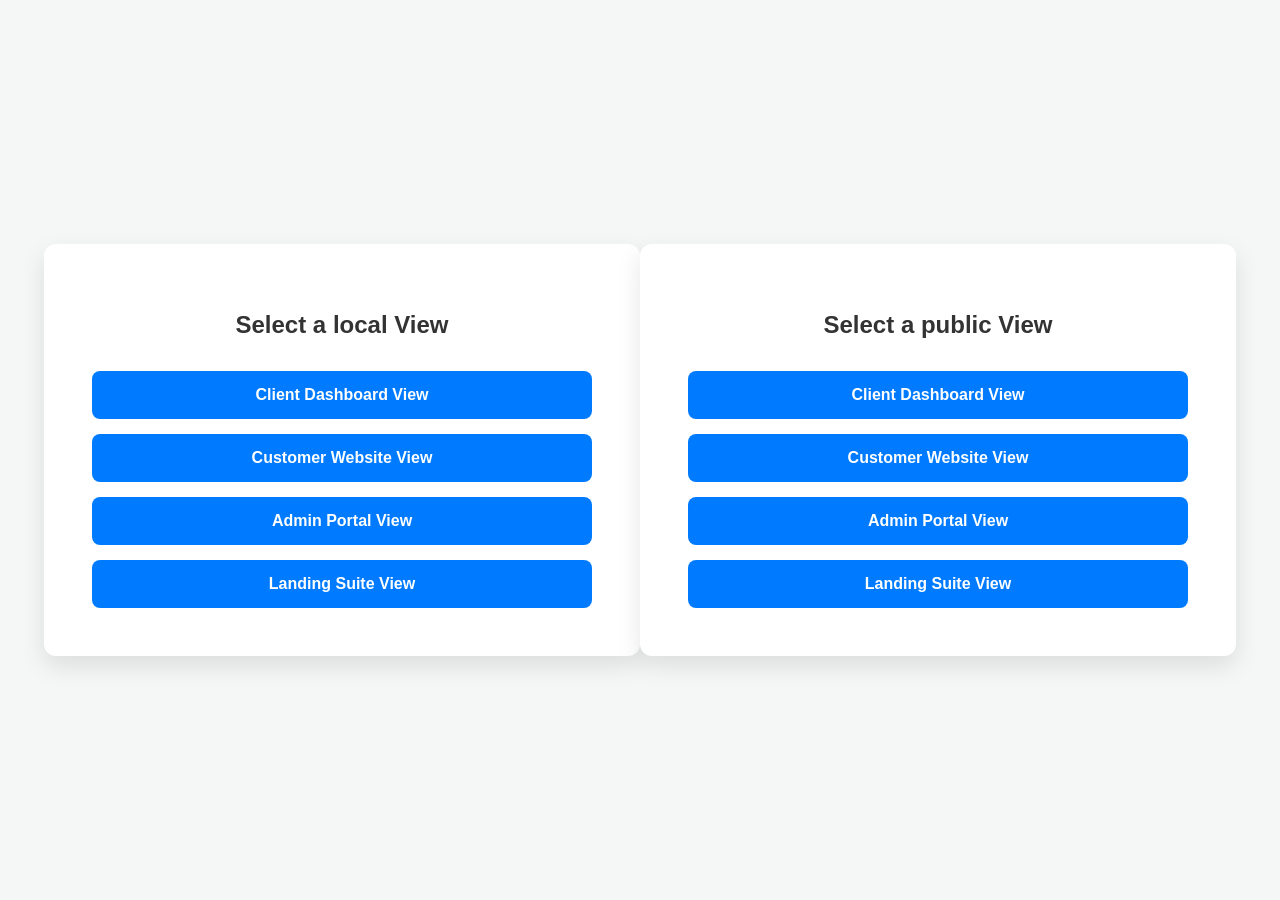
<file: index.html>
<!DOCTYPE html>
<html lang="en">

<head>
    <meta charset="UTF-8">
    <meta name="viewport" content="width=device-width, initial-scale=1.0">
    <title>Navigation Portal</title>
    <style>
        body {
            font-family: 'Segoe UI', Tahoma, Geneva, Verdana, sans-serif;
            background-color: #f4f7f6;
            display: flex;
            justify-content: center;
            align-items: center;
            height: 100vh;
            margin: 0;
        }

        .nav-container {
            text-align: center;
            background: white;
            padding: 3rem;
            border-radius: 12px;
            box-shadow: 0 10px 25px rgba(0, 0, 0, 0.1);
            width: 90%;
            max-width: 500px;
        }

        h2 {
            color: #333;
            margin-bottom: 2rem;
        }

        .button-grid {
            display: flex;
            flex-direction: column;
            gap: 15px;
        }

        .nav-button {
            padding: 15px 25px;
            font-size: 1rem;
            font-weight: 600;
            color: #fff;
            background-color: #007bff;
            border: none;
            border-radius: 8px;
            cursor: pointer;
            transition: transform 0.2s, background-color 0.2s;
            text-decoration: none;
        }

        .nav-button:hover {
            background-color: #0056b3;
            transform: translateY(-2px);
        }

        .nav-button:active {
            transform: translateY(0);
        }
    </style>
</head>

<body>

    <div class="nav-container">
        <h2>Select a local View</h2>
        <div class="button-grid">
            <a href="file:///C:/Users/1/Desktop/matager%20platform/Client/Dashboard/shopifytestui.html"
                class="nav-button">Client Dashboard View</a>
            <a href="file:///C:/Users/1/Desktop/matager%20platform/Client/website/index.html"
                class="nav-button">Customer Website View</a>
            <a href="file:///C:/Users/1/Desktop/matager%20platform/Management/index.html" class="nav-button">Admin
                Portal View</a>
            <a href="file:///C:/Users/1/Desktop/matager%20platform/landing/index.html" class="nav-button">Landing Suite
                View</a>
        </div>
    </div>
    <div class="nav-container">
        <h2>Select a public View</h2>
        <div class="button-grid">
            <a href="https://mataager.github.io/App/Client/Dashboard/index.html" class="nav-button">Client Dashboard
                View</a>
            <a href="https://mataager.github.io/App/Client/website/index.html" class="nav-button">Customer Website
                View</a>
            <a href="https://mataager.github.io/App/Management/index.html" class="nav-button">Admin Portal View</a>
            <a href="https://mataager.github.io/App/landing/index.html" class="nav-button">Landing Suite View</a>
        </div>
    </div>

</body>

</html>
</file>
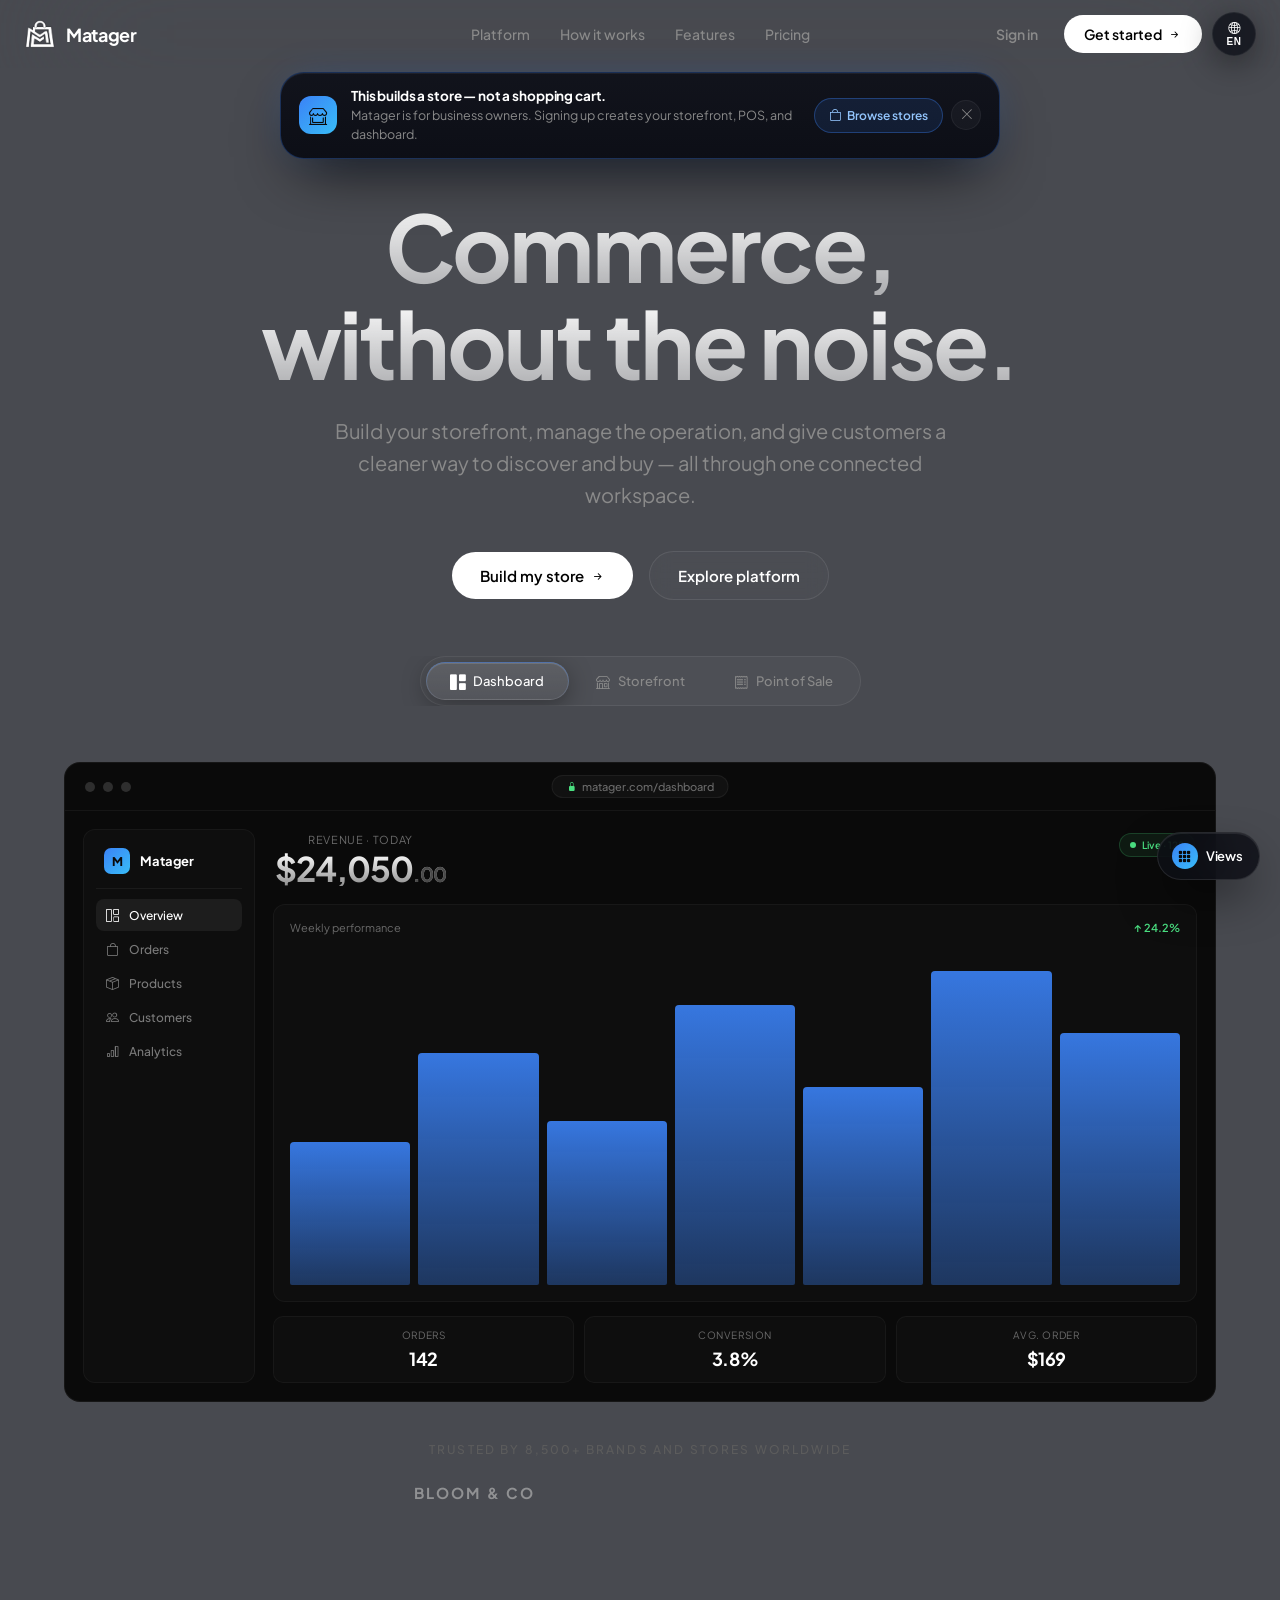
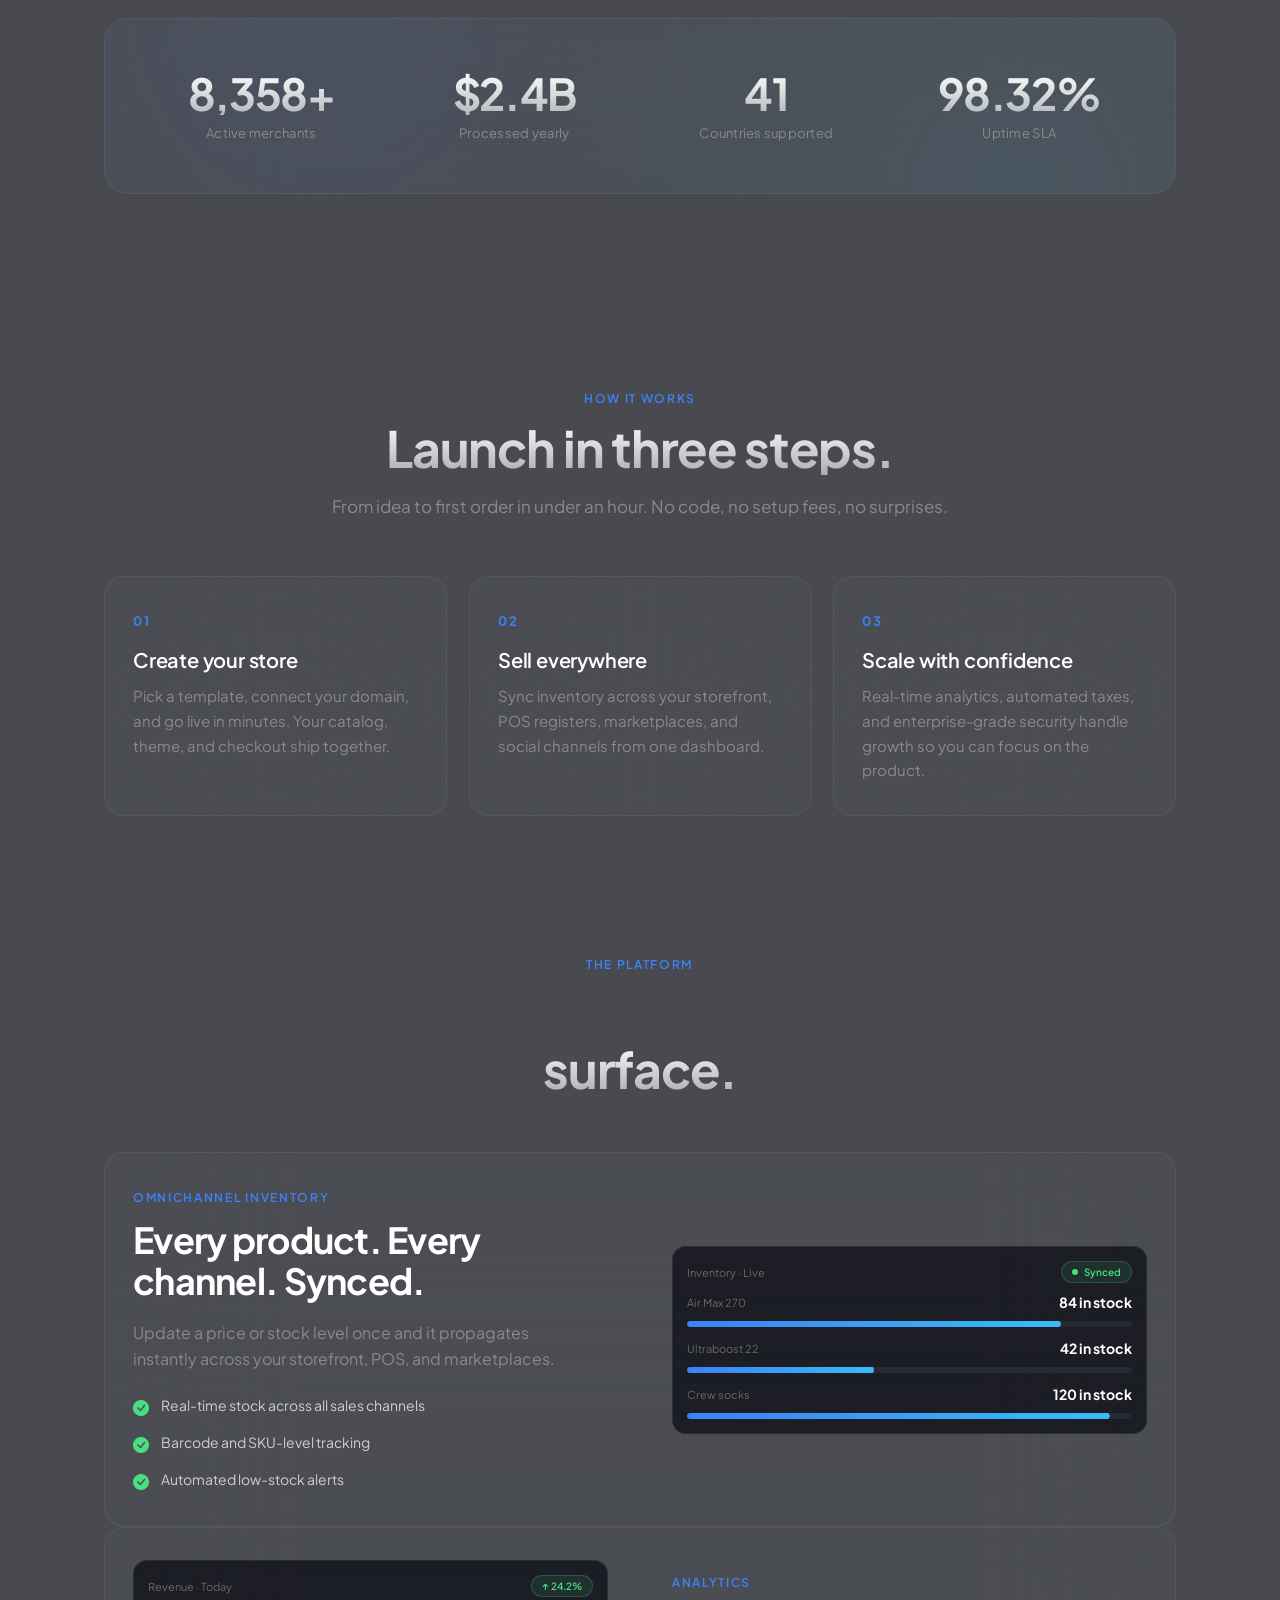
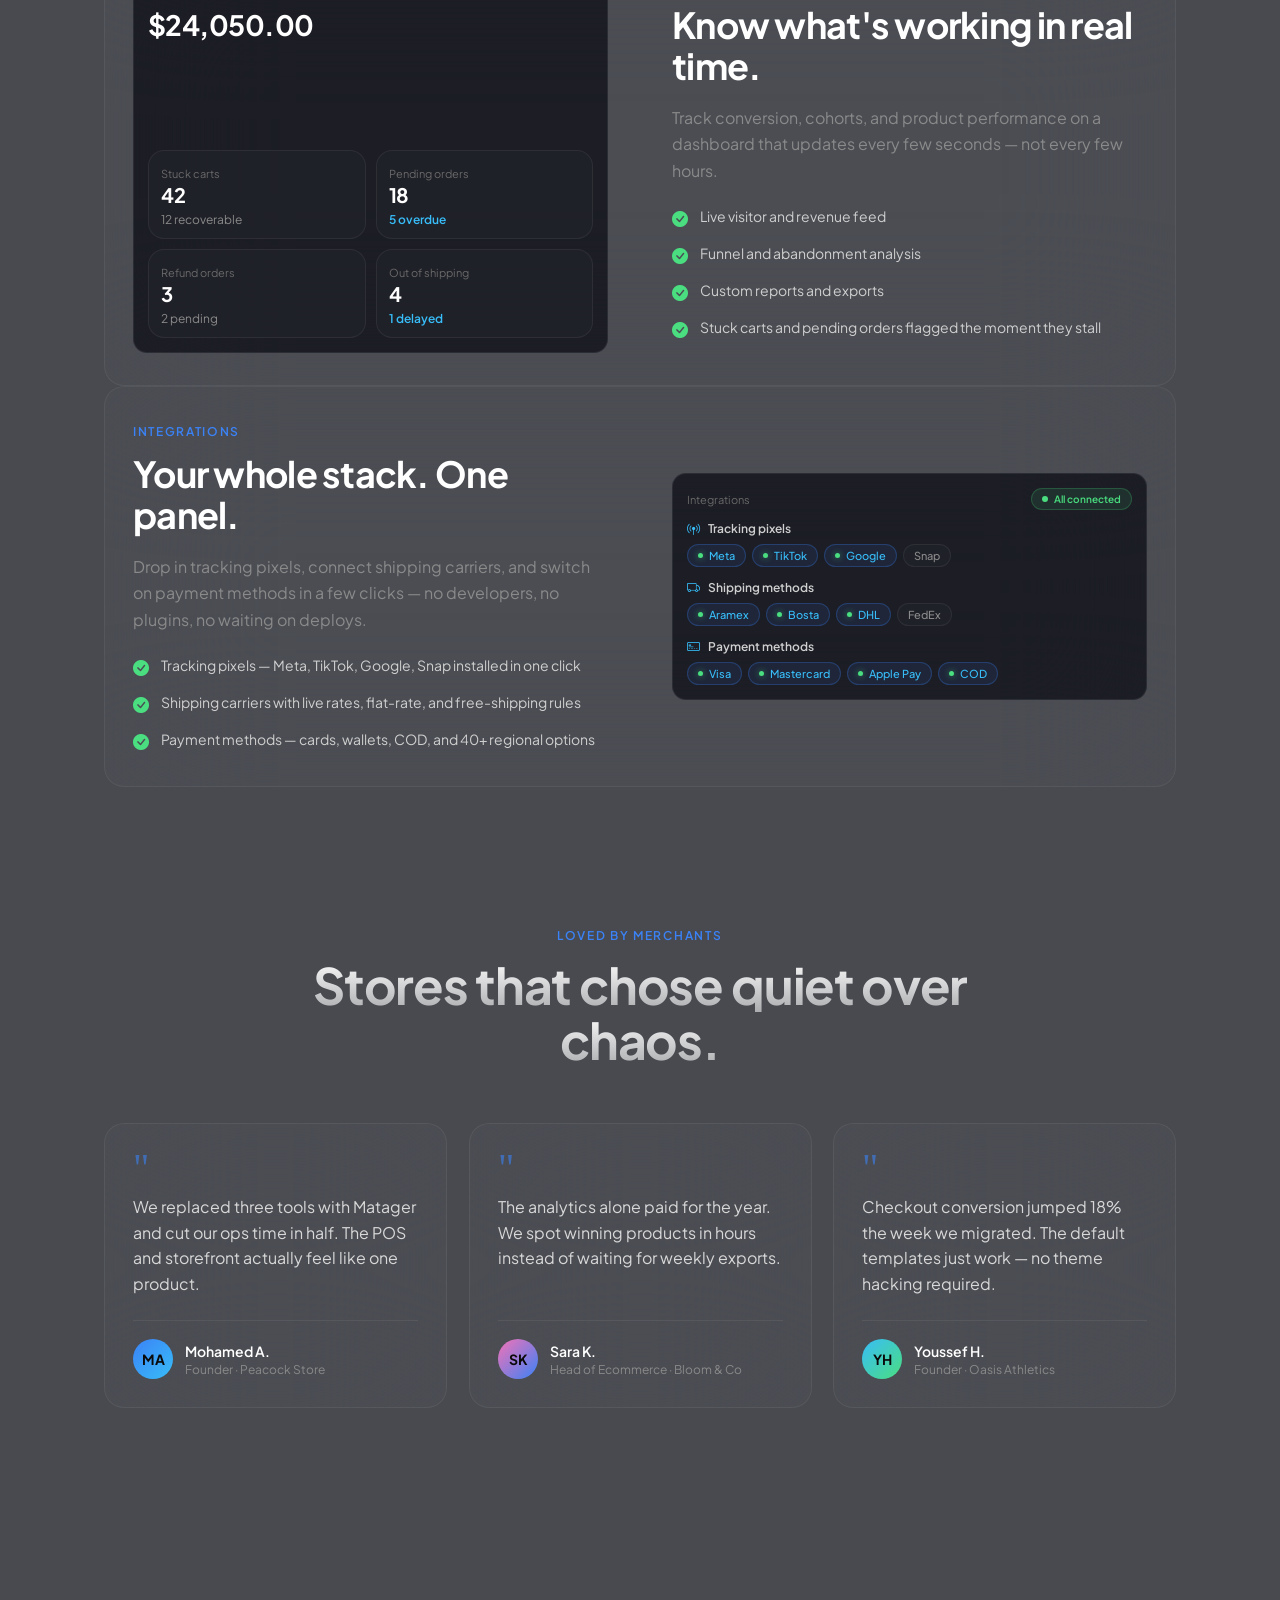
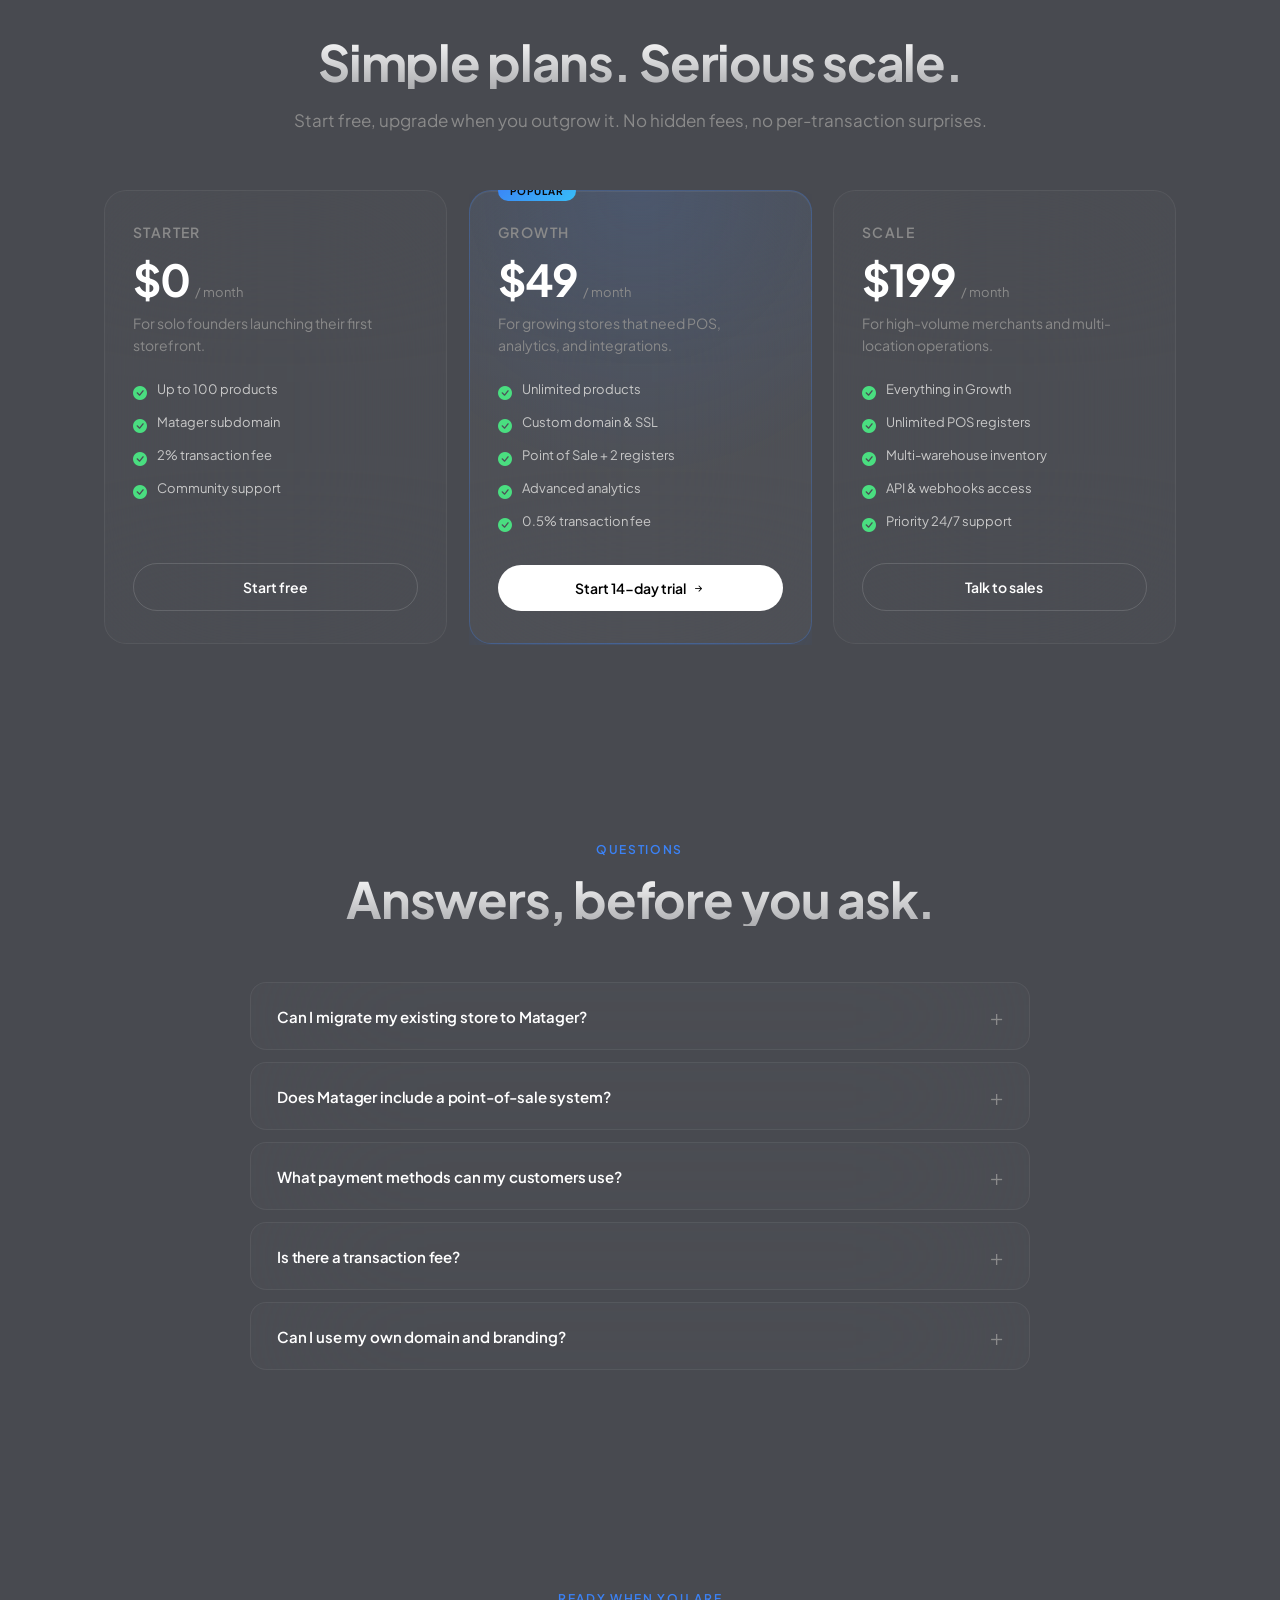
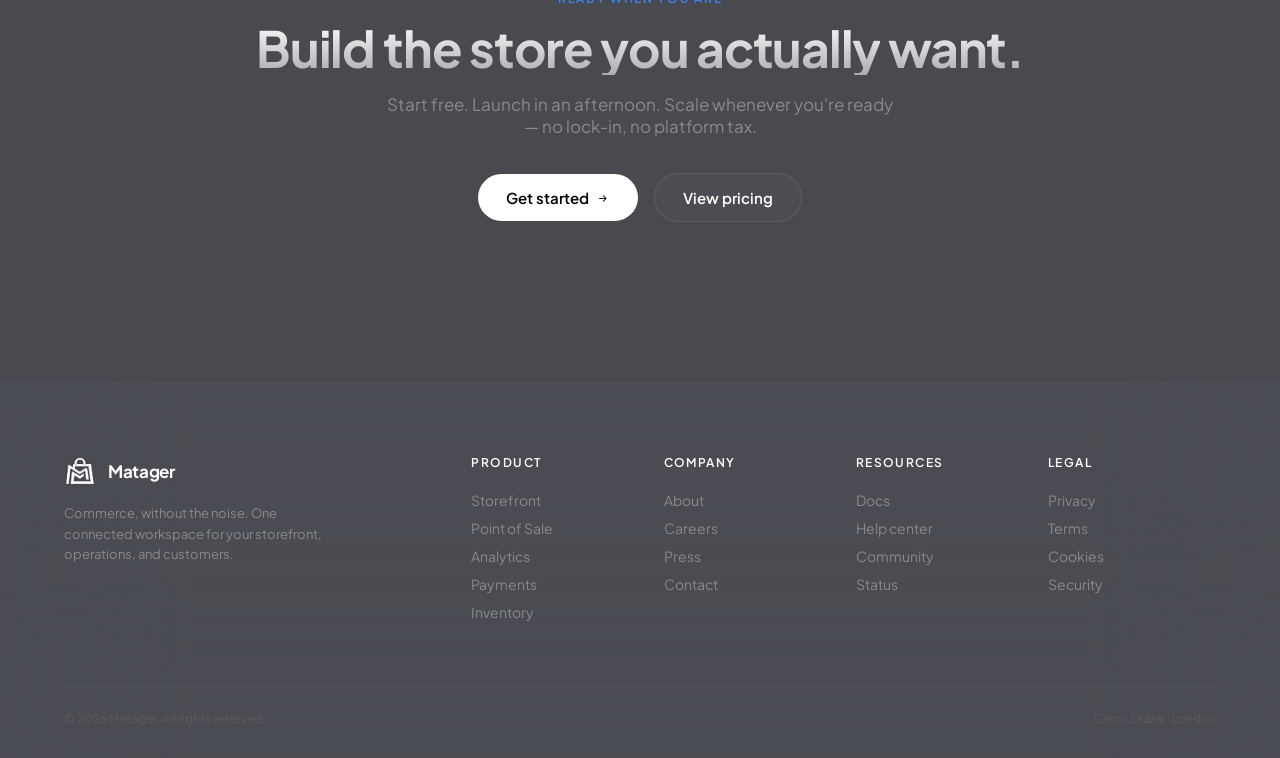
<file: landing-view.html>
<!DOCTYPE html>
<html lang="en" dir="ltr">

<head>
  <meta charset="utf-8">

  <script>
    (function () {
      try {
        var lang = localStorage.getItem('matager-lang') || 'en';
        document.documentElement.lang = lang;
        document.documentElement.dir = (lang === 'ar') ? 'rtl' : 'ltr';
      } catch (e) { }
    })();
  </script>

  <meta name="viewport" content="width=device-width, initial-scale=1, viewport-fit=cover">
  <title>Matager — Commerce, without the noise.</title>
  <link rel="preconnect" href="https://fonts.googleapis.com">
  <link rel="preconnect" href="https://fonts.gstatic.com" crossorigin>
  <link href="https://fonts.googleapis.com/css2?family=Plus+Jakarta+Sans:wght@300;400;500;600;700;800&display=swap"
    rel="stylesheet">
  <link href="https://fonts.googleapis.com/css2?family=IBM+Plex+Sans+Arabic:wght@300;400;500;600;700&display=swap"
    rel="stylesheet">
  <link rel="stylesheet" href="https://cdn.jsdelivr.net/npm/bootstrap-icons@1.11.3/font/bootstrap-icons.min.css">

  <link rel="stylesheet" href="./assets/style/bgroot.css">
  <link rel="stylesheet" href="./assets/style/identity.css">

  <style>
    /* =====================================================================
       PAGE STYLES
       Tokens + reusable primitives live in ./assets/style/identity.css.
       Everything below is layout / component-specific to this page.
       ===================================================================== */


    * {
      box-sizing: border-box;
      margin: 0;
      padding: 0;
      scrollbar-width: none;
    }

    html,
    body {
      background-color: var(--bg-color);
      color: var(--text-main);
      font-family: var(--font-latin);
      -webkit-font-smoothing: antialiased;
      overflow-x: hidden;
      scroll-behavior: smooth;
    }

    /* =====================================================================
       NAV
       ===================================================================== */
    .nav-wrapper {
      position: fixed;
      top: 0;
      left: 0;
      right: 0;
      width: 100%;
      z-index: 100;
      backdrop-filter: var(--blur80);

      transform-origin: top center;
      transform: translateY(0) scale(1);
      opacity: 1;
      will-change: transform, opacity;
      transition:
        transform 0.62s var(--ease-out-quint),
        opacity 0.52s var(--ease-out-quint),
        background 0.3s ease,
        border-color 0.3s ease;
    }

    .nav-wrapper.is-hidden {
      transform: translateY(-100%) scale(0.985);
      opacity: 0;
      pointer-events: none;
      transition:
        transform 0.42s var(--ease-in-quad),
        opacity 0.32s ease,
        background 0.3s ease,
        border-color 0.3s ease;
    }

    .nav-wrapper.is-scrolled {
      background: rgba(6, 7, 12, 0.92);
      border-bottom-color: rgba(255, 255, 255, 0.08);
    }

    .nav {
      display: flex;
      align-items: center;
      justify-content: space-between;
      width: 100%;
      max-width: var(--max-nav);
      margin: 0 auto;
      padding: 12px 24px;
      gap: 20px;
    }

    .logo {
      display: flex;
      align-items: center;
      gap: 10px;
      font-weight: 700;
      font-size: 18px;
      letter-spacing: -0.02em;
      color: var(--text-main);
      text-decoration: none;
      flex-shrink: 0;
    }

    .logo-icon {
      width: 32px;
      height: 32px;
      object-fit: contain;
      border-radius: 6px;
    }

    .nav-links {
      position: absolute;
      left: 50%;
      transform: translateX(-50%);
      display: flex;
      align-items: center;
      gap: 30px;
    }

    .nav-links a {
      color: var(--text-muted);
      text-decoration: none;
      font-size: 14px;
      font-weight: 500;
      transition: color 0.2s ease;
    }

    .nav-links a:hover {
      color: var(--text-main);
    }

    .nav-actions {
      display: flex;
      align-items: center;
      gap: 10px;
      margin-left: auto;
    }

    .burger {
      display: none;
      width: 40px;
      height: 40px;
      align-items: center;
      justify-content: center;
      background: transparent;
      border: 0;
      color: #fff;
      font-size: 26px;
      line-height: 1;
      cursor: pointer;
      border-radius: 8px;
      transition: background 0.2s ease;
    }

    .burger:hover {
      background: rgba(255, 255, 255, 0.05);
    }

    /* =====================================================================
       STICKY BOTTOM CTA
       ===================================================================== */
    .sticky-cta {
      position: fixed;
      left: 50%;
      bottom: 20px;
      z-index: 98;
      display: inline-flex;
      align-items: center;
      gap: 8px;
      padding: 8px;
      background: rgba(14, 15, 22, 0.85);
      backdrop-filter: blur(20px) saturate(140%);
      -webkit-backdrop-filter: blur(20px) saturate(140%);
      border: 1px solid rgba(255, 255, 255, 0.08);
      border-radius: var(--r-pill);
      box-shadow:
        0 24px 60px -18px rgba(0, 0, 0, 0.75),
        inset 0 1px 0 rgba(255, 255, 255, 0.06);
      transform: translate(-50%, calc(100% + 40px)) scale(0.92);
      opacity: 0;
      pointer-events: none;
      transform-origin: bottom center;
      will-change: transform, opacity;
      transition:
        transform 0.55s var(--ease-out-quint),
        opacity 0.4s var(--ease-out-quint);
    }

    .sticky-cta.is-visible {
      transform: translate(-50%, 0) scale(1);
      opacity: 1;
      pointer-events: auto;
    }

    .sticky-cta .btn-primary {
      padding: 12px 22px;
    }

    .sticky-cta .lang-fab {
      width: 42px;
      height: 42px;
      background: rgba(255, 255, 255, 0.05);
      border-color: rgba(255, 255, 255, 0.1);
      box-shadow: none;
    }

    /* =====================================================================
       HERO
       ===================================================================== */
    .hero {
      min-height: 100vh;
      display: flex;
      flex-direction: column;
      align-items: center;
      padding-top: calc(var(--nav-height) + 80px);
      text-align: center;
      position: relative;
    }

    .badge,
    h1,
    .sub,
    .ctas {
      position: relative;
      z-index: 2;
      width: 100%;
    }

    h1 {
      font-size: clamp(48px, 8vw, 92px);
      line-height: 1.05;
      letter-spacing: -0.03em;
      font-weight: 700;
      max-width: 900px;
      margin: 0 auto;
      background: var(--grad-text-light);
      -webkit-background-clip: text;
      background-clip: text;
      color: transparent;
    }

    .sub {
      font-size: clamp(16px, 2vw, 20px);
      line-height: 1.6;
      color: var(--text-muted);
      max-width: 640px;
      margin: 24px auto 40px;
      font-weight: 400;
    }

    .ctas {
      display: flex;
      align-items: center;
      justify-content: center;
      gap: 16px;
    }

    /* =====================================================================
       SCREEN SWITCHER
       ===================================================================== */
    .screen-switcher {
      margin-top: 56px;
      margin-bottom: 32px;
      display: flex;
      justify-content: center;
      width: 100%;
      position: relative;
      z-index: 3;
    }

    .screen-switcher-track {
      position: relative;
      display: grid;
      grid-auto-flow: column;
      grid-auto-columns: 1fr;
      padding: 5px;
      background: rgba(255, 255, 255, 0.03);
      border: 1px solid rgba(255, 255, 255, 0.07);
      border-radius: var(--r-pill);
      backdrop-filter: var(--blur80);
    }

    .screen-switcher-pill {
      position: absolute;
      top: 5px;
      bottom: 5px;
      left: 5px;
      width: calc((100% - 10px) / 3);
      background: linear-gradient(180deg, rgba(255, 255, 255, 0.09), rgba(255, 255, 255, 0.04));
      border: 1px solid rgba(255, 255, 255, 0.1);
      border-radius: var(--r-pill);
      transform: translateX(calc(var(--active, 0) * 100%));
      transition: transform 0.55s var(--ease-out-expo);
      box-shadow:
        0 6px 24px rgba(0, 0, 0, 0.35),
        inset 0 1px 0 rgba(255, 255, 255, 0.12);
      pointer-events: none;
      will-change: transform;
    }

    .screen-switcher-pill::after {
      content: '';
      position: absolute;
      inset: -1px;
      border-radius: inherit;
      padding: 1px;
      background: linear-gradient(180deg,
          var(--brand-tint-45),
          var(--brand-tint-16) 60%,
          transparent);
      -webkit-mask: linear-gradient(#000 0 0) content-box, linear-gradient(#000 0 0);
      -webkit-mask-composite: xor;
      mask-composite: exclude;
      pointer-events: none;
    }

    .screen-tab {
      position: relative;
      z-index: 1;
      display: flex;
      align-items: center;
      justify-content: center;
      gap: 8px;
      padding: 10px 22px;
      background: transparent;
      border: 0;
      color: var(--text-muted);
      font-family: inherit;
      font-size: 13px;
      font-weight: 500;
      cursor: pointer;
      border-radius: var(--r-pill);
      transition: color 0.3s ease;
      white-space: nowrap;
    }

    .screen-tab.is-active {
      color: #fff;
    }

    .screen-tab i {
      font-size: 14px;
    }

    .screen-tab.is-active i {
      transform: scale(1.12);
    }

    /* =====================================================================
       MOCKUP WINDOW
       ===================================================================== */
    .mockup-wrapper {
      margin-top: 24px;
      width: 90%;
      max-width: 1200px;
      position: relative;
      z-index: 1;
    }


    .mockup-inner {
      background: #0a0a0a;
      border-radius: var(--r-md);
      border: 1px solid rgba(255, 255, 255, 0.05);
      height: 640px;
      width: 100%;
      position: relative;
      overflow: hidden;
      display: flex;
      flex-direction: column;
    }

    .mockup-header {
      height: 48px;
      flex-shrink: 0;
      border-bottom: 1px solid rgba(255, 255, 255, 0.05);
      display: flex;
      align-items: center;
      padding: 0 20px;
      gap: 8px;
      position: relative;
    }

    .mac-dot {
      width: 10px;
      height: 10px;
      border-radius: 50%;
      background: #2e2e2e;
    }

    .mockup-url {
      position: absolute;
      left: 50%;
      transform: translateX(-50%);
      display: inline-flex;
      align-items: center;
      gap: 6px;
      padding: 4px 14px;
      background: rgba(255, 255, 255, 0.03);
      border: 1px solid rgba(255, 255, 255, 0.05);
      border-radius: var(--r-pill);
      font-size: 11px;
      color: #6a6a6a;
      font-weight: 500;
    }

    .mockup-url i {
      font-size: 9px;
      color: var(--live);
    }

    .mockup-url-text {
      transition: opacity 0.3s ease;
    }

    .mockup-views {
      position: relative;
      flex: 1;
      min-height: 0;
      overflow: hidden;
    }

    .mockup-view {
      position: absolute;
      inset: 0;
      display: flex;
      gap: 18px;
      padding: 18px;
      opacity: 0;
      transform: scale(0.985);
      filter: blur(6px);
      transition:
        opacity 0.5s ease,
        transform 0.65s var(--ease-out-expo),
        filter 0.5s ease;
      pointer-events: none;
    }

    .mockup-view.is-active {
      opacity: 1;
      transform: scale(1);
      filter: blur(0);
      pointer-events: auto;
    }

    .mv-anim {
      opacity: 0;
      transform: translateY(14px);
      transition:
        opacity 0.65s ease,
        transform 0.75s var(--ease-out-expo);
    }

    .mockup-view.is-active .mv-anim {
      opacity: 1;
      transform: translateY(0);
    }

    /* ── Dashboard view ────────────────────────────────────────────── */
    .mv-side {
      width: 172px;
      flex-shrink: 0;
      display: flex;
      flex-direction: column;
      gap: 4px;
      padding: 12px;
      background: rgba(255, 255, 255, 0.02);
      border: 1px solid rgba(255, 255, 255, 0.04);
      border-radius: 12px;
    }

    .mv-side-brand {
      display: flex;
      align-items: center;
      gap: 10px;
      padding: 6px 8px 14px;
      border-bottom: 1px solid rgba(255, 255, 255, 0.05);
      margin-bottom: 6px;
    }

    .mv-side-logo {
      width: 26px;
      height: 26px;
      border-radius: 7px;
      background: var(--brand-gradient-135);
      display: flex;
      align-items: center;
      justify-content: center;
      font-weight: 800;
      font-size: 12px;
      color: #0a0a0a;
    }

    .mv-side-name {
      font-size: 13px;
      font-weight: 700;
    }

    .mv-side-item {
      display: flex;
      align-items: center;
      gap: 10px;
      padding: 8px 10px;
      border-radius: 8px;
      font-size: 12px;
      font-weight: 500;
      color: #7a7a7a;
    }

    .mv-side-item.is-active {
      background: rgba(255, 255, 255, 0.06);
      color: #fff;
    }

    .mv-side-item i {
      font-size: 13px;
    }

    .mv-body {
      flex: 1;
      display: flex;
      flex-direction: column;
      gap: 14px;
      min-width: 0;
    }

    .mv-head {
      display: flex;
      align-items: flex-start;
      justify-content: space-between;
      gap: 12px;
      padding: 4px 2px;
    }

    .mv-eyebrow {
      font-size: 11px;
      color: #6a6a6a;
      text-transform: uppercase;
      letter-spacing: 0.06em;
      margin-bottom: 6px;
    }

    .mv-big {
      font-size: 34px;
      font-weight: 700;
      letter-spacing: -0.03em;
      line-height: 1;
      background: linear-gradient(180deg, #fff, rgba(255, 255, 255, 0.55));
      -webkit-background-clip: text;
      background-clip: text;
      -webkit-text-fill-color: transparent;
    }

    .mv-big span {
      font-size: 20px;
      -webkit-text-fill-color: #4a4a4a;
      background: none;
    }

    .mv-live {
      display: inline-flex;
      align-items: center;
      gap: 6px;
      padding: 5px 10px;
      background: rgba(74, 222, 128, 0.08);
      border: 1px solid rgba(74, 222, 128, 0.2);
      border-radius: var(--r-pill);
      font-size: 10px;
      font-weight: 600;
      color: var(--live);
    }

    .mv-dot {
      width: 6px;
      height: 6px;
      border-radius: 50%;
      background: var(--live);
      box-shadow: 0 0 0 0 rgba(74, 222, 128, 0.7);
      animation: mv-pulse 2s infinite;
    }

    .mv-chart-card {
      flex: 1;
      min-height: 0;
      display: flex;
      flex-direction: column;
      gap: 10px;
      padding: 16px;
      background: rgba(255, 255, 255, 0.02);
      border: 1px solid rgba(255, 255, 255, 0.04);
      border-radius: 12px;
    }

    .mv-chart-head {
      display: flex;
      align-items: center;
      justify-content: space-between;
      font-size: 11px;
      color: #6a6a6a;
    }

    .mv-trend {
      color: var(--live);
      font-weight: 600;
    }

    .mv-chart {
      flex: 1;
      display: flex;
      align-items: flex-end;
      gap: 8px;
      min-height: 60px;
    }

    .mv-chart span {
      flex: 1;
      height: var(--h, 50%);
      background: linear-gradient(180deg, var(--brand-solid-90), var(--brand-tint-35));
      border-radius: 4px 4px 2px 2px;
      transform: scaleY(0.05);
      transform-origin: bottom;
      opacity: 0;
      transition:
        transform 0.95s var(--ease-out-expo) var(--d, 0s),
        opacity 0.5s ease var(--d, 0s);
    }

    .mockup-view.is-active .mv-chart span {
      transform: scaleY(1);
      opacity: 1;
    }

    .mv-stats {
      display: grid;
      grid-template-columns: repeat(3, 1fr);
      gap: 10px;
    }

    .mv-stat {
      padding: 12px;
      background: rgba(255, 255, 255, 0.02);
      border: 1px solid rgba(255, 255, 255, 0.04);
      border-radius: 10px;
    }

    .mv-stat-label {
      font-size: 10px;
      color: #6a6a6a;
      text-transform: uppercase;
      letter-spacing: 0.06em;
      margin-bottom: 6px;
    }

    .mv-stat-value {
      font-size: 18px;
      font-weight: 700;
      letter-spacing: -0.02em;
    }

    /* ── Storefront view ───────────────────────────────────────────── */
    .mockup-view[data-view="storefront"] {
      flex-direction: column;
      gap: 14px;
    }

    .mv-store-top {
      display: flex;
      align-items: center;
      gap: 14px;
      padding: 14px;
      background: rgba(255, 255, 255, 0.02);
      border: 1px solid rgba(255, 255, 255, 0.04);
      border-radius: 12px;
    }

    .mv-store-logo {
      width: 42px;
      height: 42px;
      border-radius: 10px;
      background: linear-gradient(135deg, #f0f0f0, #a0a0a0);
      display: flex;
      align-items: center;
      justify-content: center;
      font-weight: 800;
      font-size: 18px;
      color: #0a0a0a;
      flex-shrink: 0;
    }

    .mv-store-info {
      flex: 1;
      min-width: 0;
    }

    .mv-store-name {
      display: flex;
      align-items: center;
      gap: 6px;
      font-size: 15px;
      font-weight: 700;
      margin-bottom: 4px;
    }

    .mv-store-name i {
      color: var(--brand-sky);
      font-size: 12px;
    }

    .mv-store-meta {
      font-size: 11px;
      color: #6a6a6a;
    }

    .mv-store-actions {
      display: flex;
      gap: 6px;
    }

    .mv-chip {
      padding: 6px 12px;
      background: rgba(255, 255, 255, 0.04);
      border: 1px solid rgba(255, 255, 255, 0.06);
      border-radius: var(--r-pill);
      font-size: 10px;
      color: #a0a0a0;
      font-weight: 500;
    }

    .mv-chip-icon {
      width: 30px;
      height: 30px;
      border-radius: 50%;
      display: flex;
      align-items: center;
      justify-content: center;
      background: rgba(255, 255, 255, 0.04);
      border: 1px solid rgba(255, 255, 255, 0.06);
      font-size: 12px;
      color: #a0a0a0;
    }

    .mv-store-tabs {
      display: flex;
      gap: 6px;
      overflow: hidden;
    }

    .mv-store-tabs span {
      padding: 6px 14px;
      font-size: 11px;
      font-weight: 500;
      color: #6a6a6a;
      background: rgba(255, 255, 255, 0.03);
      border: 1px solid rgba(255, 255, 255, 0.05);
      border-radius: var(--r-pill);
      white-space: nowrap;
    }

    .mv-store-tabs span.is-active {
      color: #fff;
      background: rgba(255, 255, 255, 0.08);
      border-color: rgba(255, 255, 255, 0.12);
    }

    .mv-store-title h3 {
      font-size: 26px;
      font-weight: 700;
      letter-spacing: -0.02em;
      margin-bottom: 4px;
    }

    .mv-store-title p {
      font-size: 12px;
      color: #6a6a6a;
      max-width: 360px;
    }

    .mv-products {
      display: grid;
      grid-template-columns: repeat(4, 1fr);
      gap: 12px;
      flex: 1;
      min-height: 0;
    }

    .mv-product {
      display: flex;
      flex-direction: column;
      padding: 10px;
      background: rgba(255, 255, 255, 0.02);
      border: 1px solid rgba(255, 255, 255, 0.04);
      border-radius: 12px;
      gap: 8px;
    }

    .mv-product-img {
      flex: 1;
      min-height: 60px;
      border-radius: 8px;
      background:
        radial-gradient(circle at 50% 40%, var(--g1, #c4c4c4) 0%, var(--g2, #6a6a6a) 70%),
        linear-gradient(180deg, #1a1a1a, #0a0a0a);
      border: 1px solid rgba(255, 255, 255, 0.05);
    }

    .mv-product-name {
      font-size: 11px;
      font-weight: 600;
      color: #d0d0d0;
      overflow: hidden;
      text-overflow: ellipsis;
      white-space: nowrap;
    }

    .mv-product-price {
      font-size: 12px;
      font-weight: 700;
      color: #fff;
    }

    /* ── POS view ──────────────────────────────────────────────────── */
    .mockup-view[data-view="pos"] {
      padding: 0;
      gap: 0;
    }

    .mv-pos-left {
      flex: 1.6;
      display: flex;
      flex-direction: column;
      gap: 12px;
      padding: 18px;
      min-width: 0;
    }

    .mv-pos-right {
      flex: 1;
      display: flex;
      flex-direction: column;
      gap: 10px;
      padding: 18px;
      background: rgba(255, 255, 255, 0.015);
      border-left: 1px solid rgba(255, 255, 255, 0.05);
      min-width: 0;
    }

    .mv-pos-search {
      display: flex;
      align-items: center;
      gap: 10px;
      padding: 10px 14px;
      background: rgba(255, 255, 255, 0.03);
      border: 1px solid rgba(255, 255, 255, 0.06);
      border-radius: 10px;
      font-size: 12px;
      color: #6a6a6a;
    }

    .mv-pos-search i {
      font-size: 14px;
      color: #a0a0a0;
    }

    .mv-pos-grid {
      flex: 1;
      display: grid;
      grid-template-columns: repeat(3, 1fr);
      gap: 10px;
      min-height: 0;
    }

    .mv-pos-tile {
      display: flex;
      flex-direction: column;
      padding: 8px;
      background: rgba(255, 255, 255, 0.02);
      border: 1px solid rgba(255, 255, 255, 0.04);
      border-radius: 10px;
      gap: 6px;
      min-height: 0;
    }

    .mv-pos-img {
      flex: 1;
      min-height: 40px;
      border-radius: 6px;
      background:
        radial-gradient(circle at 50% 40%, var(--g1, #4a5568) 0%, var(--g2, #2d3748) 70%);
      border: 1px solid rgba(255, 255, 255, 0.04);
    }

    .mv-pos-name {
      font-size: 10px;
      font-weight: 600;
      color: #c8c8c8;
      overflow: hidden;
      text-overflow: ellipsis;
      white-space: nowrap;
    }

    .mv-pos-price {
      font-size: 11px;
      font-weight: 700;
      color: #fff;
    }

    .mv-pos-head {
      display: flex;
      align-items: center;
      justify-content: space-between;
      font-size: 12px;
      font-weight: 600;
      padding-bottom: 8px;
      border-bottom: 1px solid rgba(255, 255, 255, 0.05);
    }

    .mv-pos-count {
      font-size: 10px;
      color: #6a6a6a;
      font-weight: 500;
    }

    .mv-pos-items {
      display: flex;
      flex-direction: column;
      gap: 8px;
      flex: 1;
      min-height: 0;
      overflow: hidden;
    }

    .mv-pos-item {
      display: flex;
      align-items: center;
      gap: 10px;
      padding: 8px;
      background: rgba(255, 255, 255, 0.02);
      border: 1px solid rgba(255, 255, 255, 0.04);
      border-radius: 8px;
    }

    .mv-pos-thumb {
      width: 32px;
      height: 32px;
      border-radius: 6px;
      background: linear-gradient(135deg, #555, #222);
      flex-shrink: 0;
    }

    .mv-pos-item-info {
      flex: 1;
      min-width: 0;
    }

    .mv-pos-item-name {
      font-size: 11px;
      font-weight: 600;
      color: #d8d8d8;
      overflow: hidden;
      text-overflow: ellipsis;
      white-space: nowrap;
    }

    .mv-pos-item-meta {
      font-size: 9px;
      color: #6a6a6a;
      margin-top: 2px;
    }

    .mv-pos-item-price {
      font-size: 11px;
      font-weight: 700;
      color: #fff;
    }

    .mv-pos-totals {
      display: flex;
      flex-direction: column;
      gap: 5px;
      padding: 10px 12px;
      background: rgba(255, 255, 255, 0.02);
      border: 1px solid rgba(255, 255, 255, 0.04);
      border-radius: 10px;
    }

    .mv-pos-row {
      display: flex;
      justify-content: space-between;
      font-size: 11px;
      color: #8a8a8a;
    }

    .mv-pos-row.mv-discount span:last-child {
      color: var(--alert);
    }

    .mv-pos-row.mv-vat span:last-child {
      color: #a0a0a0;
    }

    .mv-pos-total {
      display: flex;
      justify-content: space-between;
      align-items: baseline;
      padding-top: 8px;
      margin-top: 4px;
      border-top: 1px dashed rgba(255, 255, 255, 0.08);
      font-size: 11px;
      color: #a0a0a0;
      text-transform: uppercase;
      letter-spacing: 0.05em;
    }

    .mv-pos-total span:last-child {
      font-size: 20px;
      font-weight: 700;
      color: #fff;
      text-transform: none;
      letter-spacing: -0.02em;
    }

    .mv-pos-cta {
      display: flex;
      align-items: center;
      justify-content: center;
      gap: 8px;
      padding: 12px;
      background: #FFFFFF;
      color: #000000;
      border-radius: 10px;
      font-size: 12px;
      font-weight: 700;
      box-shadow: 0 10px 30px -8px rgba(0, 0, 0, 0.45);
      transition: transform 0.2s ease, background 0.2s ease;
    }

    .mv-pos-cta:hover {
      background: #E5E5E5;
      transform: scale(0.985);
    }

    /* =====================================================================
       TRUST BAR
       ===================================================================== */
    .trust-bar {
      padding: 40px 5% 20px;
      max-width: var(--max-content);
      margin: 0 auto;
      text-align: center;
    }

    .trust-label {
      font-size: 12px;
      letter-spacing: 0.18em;
      text-transform: uppercase;
      color: var(--text-dim);
      margin-bottom: 26px;
      font-weight: 500;
    }

    .trust-logos {
      display: flex;
      flex-wrap: wrap;
      justify-content: center;
      align-items: center;
      gap: 20px 56px;
      opacity: 0.65;
    }

    .trust-logos span {
      font-size: 15px;
      font-weight: 700;
      letter-spacing: 0.14em;
      color: #b8b8b8;
      transition: color 0.25s ease;
      cursor: default;
    }

    .trust-logos span:hover {
      color: #fff;
    }

    /* =====================================================================
       STATS
       ===================================================================== */
    .stats-grid {
      display: grid;
      grid-template-columns: repeat(auto-fit, minmax(200px, 1fr));
      gap: 20px;
      padding: 40px;
      background:
        radial-gradient(circle at 20% 0%, var(--brand-tint-08), transparent 55%),
        radial-gradient(circle at 85% 100%, rgba(56, 189, 248, 0.08), transparent 55%),
        var(--card-bg);
      border: 1px solid var(--card-border);
      border-radius: var(--r-lg);
      backdrop-filter: var(--blur80);
    }

    .stat-block {
      text-align: center;
      padding: 12px;
    }

    .stat-num {
      font-size: clamp(32px, 4vw, 44px);
      font-weight: 700;
      letter-spacing: -0.03em;
      line-height: 1;
      margin-bottom: 10px;
      background: linear-gradient(180deg, #fff, rgba(255, 255, 255, 0.6));
      -webkit-background-clip: text;
      background-clip: text;
      -webkit-text-fill-color: transparent;
    }

    .stat-cap {
      font-size: 13px;
      color: var(--text-muted);
      letter-spacing: 0.02em;
    }

    /* =====================================================================
       HOW IT WORKS
       ===================================================================== */
    .how-grid {
      display: grid;
      grid-template-columns: repeat(auto-fit, minmax(260px, 1fr));
      gap: 22px;
    }

    .how-card {
      position: relative;
      padding: 32px 28px;
      background: var(--card-bg);
      border: 1px solid var(--card-border);
      border-radius: 20px;
      backdrop-filter: var(--blur80);
      overflow: hidden;
      transition: background 0.3s ease, border-color 0.3s ease;
    }

    .how-card::before {
      content: '';
      position: absolute;
      inset: 0;
      background: radial-gradient(circle at 0% 0%, var(--brand-tint-10), transparent 55%);
      opacity: 0;
      transition: opacity 0.4s ease;
      pointer-events: none;
    }

    .how-card:hover {
      background: var(--card-bg-2);
      border-color: var(--card-border-2);
    }

    .how-card:hover::before {
      opacity: 1;
    }

    .how-num {
      display: inline-block;
      font-size: 13px;
      font-weight: 700;
      letter-spacing: 0.14em;
      color: var(--accent);
      margin-bottom: 18px;
      position: relative;
    }

    .how-card h3 {
      font-size: 20px;
      font-weight: 600;
      margin-bottom: 12px;
      letter-spacing: -0.01em;
      position: relative;
    }

    .how-card p {
      color: var(--text-muted);
      font-size: 15px;
      line-height: 1.65;
      position: relative;
    }

    /* =====================================================================
       SHOWCASE (alternating rows)
       ===================================================================== */
    .showcase-sec {
      padding-top: 40px;
      padding-bottom: 40px;
    }

    .showcase-row {
      display: grid;
      grid-template-columns: 1fr 1fr;
      gap: 64px;
      align-items: center;
      padding: 56px 0;
      position: relative;
      padding: 32px 28px;
      background: var(--card-bg);
      border: 1px solid var(--card-border);
      border-radius: 20px;
      backdrop-filter: var(--blur80);
    }

    .showcase-row+.showcase-row {
      border-top: 1px solid rgba(255, 255, 255, 0.05);
    }

    .showcase-row.reverse .showcase-copy {
      order: 2;
    }

    .showcase-row.reverse .showcase-mock {
      order: 1;
    }

    .showcase-copy h3 {
      font-size: clamp(26px, 3vw, 36px);
      font-weight: 700;
      letter-spacing: -0.02em;
      line-height: 1.15;
      margin-bottom: 18px;
    }

    .showcase-copy p {
      font-size: 16px;
      line-height: 1.65;
      color: var(--text-muted);
      margin-bottom: 22px;
      max-width: 460px;
    }

    .showcase-list {
      list-style: none;
      display: flex;
      flex-direction: column;
      gap: 12px;
    }

    .showcase-list li {
      display: flex;
      align-items: flex-start;
      gap: 12px;
      font-size: 14px;
      color: #cfcfcf;
      line-height: 1.5;
    }

    .showcase-list i {
      color: var(--live);
      font-size: 16px;
      margin-top: 1px;
      flex-shrink: 0;
    }

    .showcase-mock {
      position: relative;
      border-radius: 20px;
      padding: 20px;
      background:
        radial-gradient(circle at 30% 20%, var(--brand-tint-12), transparent 60%),
        radial-gradient(circle at 90% 90%, rgba(56, 189, 248, 0.10), transparent 55%),
        rgba(255, 255, 255, 0.02);
      border: 1px solid rgba(255, 255, 255, 0.07);
      overflow: hidden;
      min-height: 320px;
    }

    .showcase-mock::after {
      content: '';
      position: absolute;
      inset: 0;
      background: linear-gradient(180deg, transparent 60%, rgba(0, 0, 0, 0.35));
      pointer-events: none;
    }

    .mini {
      position: relative;
      z-index: 1;
      background: rgba(12, 14, 22, 0.75);
      border: 1px solid rgba(255, 255, 255, 0.07);
      border-radius: 14px;
      padding: 14px;
      backdrop-filter: blur(10px);
    }

    .mini+.mini {
      margin-top: 12px;
    }

    .mini-row {
      display: flex;
      align-items: center;
      justify-content: space-between;
      font-size: 12px;
      margin-bottom: 10px;
    }

    .mini-label {
      color: #6a6a6a;
      font-size: 11px;
    }

    .mini-value {
      font-weight: 700;
      font-size: 14px;
    }

    .mini-bar {
      height: 6px;
      border-radius: 3px;
      background: rgba(255, 255, 255, 0.06);
      overflow: hidden;
      position: relative;
    }

    .mini-bar>i {
      display: block;
      height: 100%;
      background: var(--brand-gradient);
      border-radius: inherit;
      transform-origin: left;
      transform: scaleX(var(--v, 0.6));
      transition: transform 1s var(--ease-out-expo);
    }

    .mini-pill {
      display: inline-flex;
      align-items: center;
      gap: 6px;
      padding: 4px 10px;
      border-radius: var(--r-pill);
      font-size: 10px;
      font-weight: 600;
      background: rgba(74, 222, 128, 0.1);
      border: 1px solid rgba(74, 222, 128, 0.22);
      color: var(--live);
    }

    /* =====================================================================
       TESTIMONIALS
       ===================================================================== */
    .testi-grid {
      display: grid;
      grid-template-columns: repeat(auto-fit, minmax(280px, 1fr));
      gap: 22px;
    }

    .testi-card {
      display: flex;
      flex-direction: column;
      padding: 28px;
      background: var(--card-bg);
      border: 1px solid var(--card-border);
      backdrop-filter: var(--blur80);
      border-radius: 20px;
      transition: background 0.3s ease, border-color 0.3s ease;
    }

    .testi-card:hover {
      background: var(--card-bg-2);
      border-color: var(--card-border-2);
    }

    .testi-quote {
      font-size: 16px;
      line-height: 1.6;
      color: #d8d8d8;
      margin-bottom: 24px;
      flex: 1;
    }

    .testi-quote::before {
      content: '"';
      display: block;
      font-size: 40px;
      line-height: 0.8;
      color: var(--accent);
      opacity: 0.6;
      margin-bottom: 10px;
      font-family: Georgia, serif;
    }

    .testi-author {
      display: flex;
      align-items: center;
      gap: 12px;
      padding-top: 18px;
      border-top: 1px solid rgba(255, 255, 255, 0.06);
    }

    .testi-avatar {
      width: 40px;
      height: 40px;
      border-radius: 50%;
      background: linear-gradient(135deg, var(--av1, var(--brand-blue)), var(--av2, var(--brand-sky)));
      display: flex;
      align-items: center;
      justify-content: center;
      font-weight: 700;
      color: #0a0a0a;
      font-size: 14px;
      flex-shrink: 0;
    }

    .testi-name {
      font-size: 14px;
      font-weight: 600;
    }

    .testi-role {
      font-size: 12px;
      color: var(--text-muted);
      margin-top: 2px;
    }

    /* =====================================================================
       PRICING
       ===================================================================== */
    .pricing-grid {
      display: grid;
      grid-template-columns: repeat(auto-fit, minmax(260px, 1fr));
      gap: 22px;
      align-items: stretch;
    }

    .price-card {
      position: relative;
      display: flex;
      flex-direction: column;
      padding: 32px 28px;
      background: var(--card-bg);
      border: 1px solid var(--card-border);
      backdrop-filter: var(--blur80);
      border-radius: 22px;
      transition: background 0.3s ease, border-color 0.3s ease;
    }

    .price-card:hover {
      background: var(--card-bg-2);
      border-color: var(--card-border-2);
    }

    .price-card.featured {
      background:
        radial-gradient(circle at 50% 0%, var(--brand-tint-14), transparent 60%),
        var(--card-bg-2);
      border-color: var(--brand-tint-28);
      box-shadow:
        0 30px 60px -30px var(--brand-tint-35),
        inset 0 1px 0 rgba(255, 255, 255, 0.06);
    }

    .price-badge {
      position: absolute;
      top: -10px;
      left: 28px;
      padding: 4px 12px;
      border-radius: var(--r-pill);
      font-size: 10px;
      font-weight: 700;
      letter-spacing: 0.1em;
      text-transform: uppercase;
      background: var(--brand-gradient-135);
      color: #0a0a0a;
    }

    .price-name {
      font-size: 14px;
      font-weight: 600;
      color: var(--text-muted);
      text-transform: uppercase;
      letter-spacing: 0.1em;
      margin-bottom: 16px;
    }

    .price-tag {
      display: flex;
      align-items: baseline;
      gap: 6px;
      margin-bottom: 12px;
    }

    .price-tag .amount {
      font-size: 44px;
      font-weight: 700;
      letter-spacing: -0.03em;
      line-height: 1;
    }

    .price-tag .period {
      font-size: 13px;
      color: var(--text-muted);
    }

    .price-desc {
      font-size: 14px;
      color: var(--text-muted);
      line-height: 1.55;
      margin-bottom: 24px;
      min-height: 40px;
    }

    .price-features {
      list-style: none;
      display: flex;
      flex-direction: column;
      gap: 10px;
      margin-bottom: 28px;
      flex: 1;
    }

    .price-features li {
      display: flex;
      align-items: flex-start;
      gap: 10px;
      font-size: 13px;
      color: #c8c8c8;
      line-height: 1.5;
    }

    .price-features i {
      color: var(--live);
      font-size: 14px;
      margin-top: 2px;
      flex-shrink: 0;
    }

    .price-btn {
      width: 100%;
      padding: 14px;
      font-size: 14px;
    }

    /* =====================================================================
       FAQ
       ===================================================================== */
    .faq-list {
      max-width: 780px;
      margin: 0 auto;
      display: flex;
      flex-direction: column;
      gap: 12px;
    }

    .faq-item {
      background: var(--card-bg);
      border: 1px solid var(--card-border);
      border-radius: var(--r-md);
      backdrop-filter: var(--blur80);
      overflow: hidden;
      transition: background 0.3s ease, border-color 0.3s ease;
    }

    .faq-item[open] {
      background: var(--card-bg-2);
      border-color: var(--card-border-2);
    }

    .faq-item summary {
      list-style: none;
      cursor: pointer;
      padding: 22px 26px;
      display: flex;
      align-items: center;
      justify-content: space-between;
      gap: 16px;
      font-size: 15px;
      font-weight: 600;
      letter-spacing: -0.01em;
    }

    .faq-item summary::-webkit-details-marker {
      display: none;
    }

    .faq-item summary::after {
      content: '+';
      font-size: 22px;
      font-weight: 300;
      color: var(--text-muted);
      line-height: 1;
      transition: transform 0.35s var(--ease-out-expo), color 0.2s ease;
    }

    .faq-item[open] summary::after {
      transform: rotate(45deg);
      color: #fff;
    }

    .faq-item p {
      padding: 0 26px 22px;
      color: var(--text-muted);
      font-size: 14px;
      line-height: 1.7;
      max-width: 92%;
    }

    /* =====================================================================
       FINAL CTA
       ===================================================================== */
    .final-cta {
      position: relative;
      padding: 120px 5%;
      max-width: var(--max-content);
      margin: 0 auto;
      width: 100%;
      text-align: center;
      overflow: hidden;
    }

    .final-cta>* {
      position: relative;
      z-index: 1;
    }

    .final-cta p {
      color: var(--text-muted);
      font-size: 17px;
      max-width: 520px;
      margin: 0 auto 36px;
    }

    .final-cta .ctas {
      justify-content: center;
    }

    /* =====================================================================
       FOOTER
       ===================================================================== */
    .site-footer {
      border-top: 1px solid rgba(255, 255, 255, 0.06);
      padding: 72px 5% 32px;
      margin-top: 40px;
      background: rgba(255, 255, 255, 0.01);
      backdrop-filter: var(--blur80);
    }

    .footer-inner {
      max-width: var(--max-content);
      margin: 0 auto;
      display: grid;
      grid-template-columns: 1.4fr 3fr;
      gap: 60px;
      align-items: start;
    }

    .footer-brand {
      display: flex;
      align-items: center;
      gap: 12px;
      margin-bottom: 16px;
    }

    .footer-name {
      font-size: 17px;
      font-weight: 700;
      letter-spacing: -0.02em;
    }

    .footer-tag {
      font-size: 13px;
      color: var(--text-muted);
      max-width: 260px;
      line-height: 1.6;
      margin-top: 10px;
    }

    .footer-cols {
      display: grid;
      grid-template-columns: repeat(4, 1fr);
      gap: 24px;
    }

    .footer-cols h4 {
      font-size: 12px;
      font-weight: 600;
      text-transform: uppercase;
      letter-spacing: 0.12em;
      color: #fff;
      margin-bottom: 16px;
    }

    .footer-cols a {
      display: block;
      color: var(--text-muted);
      font-size: 14px;
      text-decoration: none;
      padding: 5px 0;
      transition: color 0.2s ease;
    }

    .footer-cols a:hover {
      color: #fff;
    }

    .footer-bottom {
      max-width: var(--max-content);
      margin: 60px auto 0;
      padding-top: 24px;
      border-top: 1px solid rgba(255, 255, 255, 0.05);
      display: flex;
      justify-content: space-between;
      align-items: center;
      font-size: 12px;
      color: var(--text-dim);
      flex-wrap: wrap;
      gap: 12px;
    }

    /* =====================================================================
       MOBILE MENU
       ===================================================================== */
    .mobile-menu {
      display: none;
      position: fixed;
      top: calc(var(--nav-height) + 8px);
      inset-inline-start: 4%;
      width: 92%;
      background: rgba(14, 15, 22, 0.96);
      backdrop-filter: blur(20px);
      border: 1px solid var(--nav-border);
      border-radius: 20px;
      padding: 20px;
      flex-direction: column;
      gap: 10px;
      z-index: 99;
      opacity: 0;
      transform: translateY(-10px);
      transition: opacity 0.3s ease, transform 0.3s ease;
      box-shadow: 0 24px 60px -20px rgba(0, 0, 0, 0.8);
    }

    .mobile-menu.active {
      display: flex;
      opacity: 1;
      transform: translateY(0);
    }

    .mobile-menu a {
      color: var(--text-main);
      text-decoration: none;
      font-size: 15px;
      font-weight: 500;
      padding: 12px;
      border-radius: 12px;
      background: rgba(255, 255, 255, 0.03);
    }

    .mobile-menu .flex {
      display: flex;
      align-items: center;
      gap: 12px;
      margin-top: 4px;
    }

    .mobile-menu .flex a {
      flex: 1;
    }

    .mobile-menu .lang-fab {
      width: 44px;
      height: 44px;
      flex-shrink: 0;
      position: static;
    }

    /* =====================================================================
       RTL
       ===================================================================== */
    html[dir="rtl"] .bi-arrow-right-short::before {
      transform: scaleX(-1);
    }

    html[dir="rtl"] .nav-links {
      left: auto;
      right: 50%;
      transform: translateX(50%);
    }

    html[dir="rtl"] .nav-actions {
      margin-left: 0;
      margin-right: auto;
    }

    html[dir="rtl"] .mv-pos-right {
      border-left: 0;
      border-right: 1px solid rgba(255, 255, 255, 0.05);
    }

    /* =====================================================================
       RESPONSIVE
       ===================================================================== */
    @media (max-width: 1000px) {
      .showcase-row {
        grid-template-columns: 1fr;
        gap: 32px;
      }

      .showcase-row.reverse .showcase-copy,
      .showcase-row.reverse .showcase-mock {
        order: initial;
      }

      .showcase-mock {
        min-height: 260px;
      }
    }

    @media (max-width: 900px) {

      .nav-links,
      .nav-actions {
        display: none;
      }

      .burger {
        display: inline-flex;
      }

      .footer-inner {
        grid-template-columns: 1fr;
        gap: 40px;
      }

      .footer-cols {
        grid-template-columns: repeat(2, 1fr);
      }
    }

    @media (max-width: 768px) {
      .nav {
        padding: 10px 18px;
      }

      .logo-icon {
        width: 30px;
        height: 30px;
      }

      .logo {
        font-size: 17px;
      }

      .mockup-inner {
        height: 460px;
      }

      .mockup-url {
        display: none;
      }

      .mv-side {
        display: none;
      }

      .mv-products {
        grid-template-columns: repeat(2, 1fr);
      }

      .mv-pos-grid {
        grid-template-columns: repeat(2, 1fr);
      }

      .ctas {
        flex-direction: column;
        width: 100%;
        max-width: 300px;
        margin: 0 auto;
      }

      .ctas .btn {
        width: 100%;
      }

      .screen-tab {
        padding: 9px 14px;
        font-size: 12px;
      }

      .screen-tab span {
        display: none;
      }

      .screen-tab i {
        font-size: 16px;
      }

      .sticky-cta {
        bottom: 14px;
      }

      .stats-grid {
        padding: 26px;
        gap: 8px;
      }

      .final-cta {
        padding: 80px 5%;
      }

      .footer-bottom {
        justify-content: center;
        text-align: center;
      }
    }

    /* ── Metric grid inside analytics mini (stuck carts, pending, etc.) ── */
    .mini-metrics {
      display: grid;
      grid-template-columns: 1fr 1fr;
      gap: 10px;
      margin-top: 14px;
    }

    .mini-metric {
      background: var(--surface-1);
      border: 1px solid var(--border-1);
      border-radius: var(--r-md);
      padding: 10px 12px;
      transition: background var(--dur-base) ease, border-color var(--dur-base) ease;
    }

    .mini-metric:hover {
      background: var(--surface-2);
      border-color: var(--border-2);
    }

    .mini-metric-value {
      font-size: 20px;
      font-weight: 700;
      letter-spacing: -0.02em;
      line-height: 1.1;
      margin: 2px 0 1px;
      color: var(--paper);
    }

    .mini-metric-meta {
      display: inline-block;
      font-size: 12px;
      color: var(--ash);
    }

    .mini-metric-meta.is-warn {
      color: var(--brand-sky);
      font-weight: 600;
    }

    /* ── Integrations mock ──────────────────────────────────────────── */
    .int-group+.int-group {
      margin-top: 12px;
    }

    .int-group-head {
      display: flex;
      align-items: center;
      gap: 8px;
      font-size: 12px;
      font-weight: 600;
      color: #cfcfcf;
      margin-bottom: 8px;
    }

    .int-group-head i {
      font-size: 13px;
      color: var(--brand-sky);
    }

    .int-chips {
      display: flex;
      flex-wrap: wrap;
      gap: 6px;
    }

    .int-chip {
      display: inline-flex;
      align-items: center;
      gap: 6px;
      padding: 4px 10px;
      border-radius: var(--r-pill);
      font-size: 11px;
      font-weight: 500;
      background: var(--surface-1);
      border: 1px solid var(--border-1);
      color: var(--ash);
      transition: background 0.2s ease, border-color 0.2s ease, color 0.2s ease;
    }

    .int-chip.is-on {
      background: var(--brand-tint-10);
      border-color: var(--brand-tint-28);
      color: var(--brand-sky);
    }

    .int-chip.is-on::before {
      content: '';
      width: 5px;
      height: 5px;
      border-radius: 50%;
      background: var(--live);
      box-shadow: 0 0 6px rgba(74, 222, 128, 0.6);
    }

    @media (max-width: 640px) {
      .mini-metric-value {
        font-size: 18px;
      }

      .int-chip {
        font-size: 10px;
        padding: 3px 8px;
      }
    }
  </style>
  <!-- <script src="./assets/functions/livebg.js"></script> -->
  <script src="./assets/functions/dictionary.js"></script>
  <script src="./assets/functions/reveal.js"></script>
  <script src="./assets/functions/signing-modal.js"></script>
  <script src="./assets/functions/dummynavigator.js"></script>

  <script type="importmap">
    { "imports": { "lenis": "https://unpkg.com/lenis@1.3.19/dist/lenis.mjs" } }
  </script>
</head>

<body style="background:rgba(12, 14, 22, 0.75)">

  <!-- ============ NAV ============ -->
  <div class="nav-wrapper" id="navWrapper">
    <header class="nav">
      <a href="#" class="logo">
        <img src="./assets/raw/favicon.png" alt="Matager" class="logo-icon">
        <span data-i18n="logo">Matager</span>
      </a>

      <nav class="nav-links">
        <a href="#platform" data-i18n="navPlatform">Platform</a>
        <a href="#how" data-i18n="navHow">How it works</a>
        <a href="#features" data-i18n="navFeatures">Features</a>
        <a href="#pricing" data-i18n="navPricing">Pricing</a>
      </nav>

      <div class="nav-actions">
        <a href="signing.html?mode=signin" class="btn btn-login" data-i18n="signIn">Sign in</a>
        <a href="signing.html?mode=signup" class="btn btn-primary">
          <span data-i18n="getStarted">Get started</span>
          <i class="bi bi-arrow-right-short text-lg"></i>
        </a>
        <button class="lang-fab" type="button" data-i18n-aria-label="langSwitch" aria-label="Switch language">
          <i class="bi bi-globe2"></i>
          <span class="lang-text">EN</span>
        </button>
      </div>

      <button class="burger" id="burgerBtn" data-i18n-aria-label="menuOpen" aria-label="Menu">
        <i class="bi bi-list"></i>
      </button>
    </header>
  </div>

  <!-- ============ MOBILE MENU ============ -->
  <nav class="mobile-menu" id="mobileMenu">
    <a href="#platform" data-i18n="navPlatform">Platform</a>
    <a href="#how" data-i18n="navHow">How it works</a>
    <a href="#features" data-i18n="navFeatures">Features</a>
    <a href="#pricing" data-i18n="navPricing">Pricing</a>
    <a href="signing.html?mode=signin" data-i18n="signIn">Sign in</a>
    <div class="flex">
      <a href="signing.html?mode=signup" style="background:#fff;color:#000;text-align:center;"
        data-i18n="getStarted">Get started</a>
      <button class="lang-fab" type="button" data-i18n-aria-label="langSwitch" aria-label="Switch language">
        <i class="bi bi-globe2"></i>
        <span class="lang-text">EN</span>
      </button>
    </div>
  </nav>

  <!-- ============ HERO ============ -->
  <main class="hero">
    <div class="badge" data-reveal="mask-right" data-reveal-duration="750" data-reveal-delay="120" data-i18n="badge">
      <span class="badge-highlight">New</span> Matager OS 2.0 is now live
    </div>

    <h1 data-reveal="words" data-reveal-stagger="90" data-i18n="heroTitle">Commerce,<br>without the noise.</h1>

    <p class="sub" data-reveal="blur" data-reveal-delay="450" data-reveal-duration="1100" data-i18n="heroSub">
      Build your storefront, manage the operation, and give customers a cleaner way to discover and buy — all through
      one connected workspace.
    </p>

    <div class="ctas" id="heroCtas">
      <a href="signing.html?mode=signup" class="btn btn-primary btn-lg" data-reveal="up" data-reveal-delay="650"
        data-reveal-duration="850" data-reveal-distance="26">
        <span data-i18n="buildStore">Build my store</span>
        <i class="bi bi-arrow-right-short text-xl"></i>
      </a>
      <a href="#platform" class="btn btn-secondary btn-lg" data-reveal="up" data-reveal-delay="780"
        data-reveal-duration="850" data-reveal-distance="26" data-i18n="explorePlatform">Explore platform</a>
    </div>

    <div class="screen-switcher" data-reveal="up" data-reveal-delay="900" data-reveal-duration="800"
      data-reveal-distance="20">
      <div class="screen-switcher-track" role="tablist" aria-label="Product views">
        <span class="screen-switcher-pill" aria-hidden="true"></span>
        <button class="screen-tab is-active" type="button" role="tab" aria-selected="true" data-screen="dashboard"
          data-url="matager.com/dashboard">
          <i class="bi bi-grid-1x2-fill"></i><span data-i18n="screenDashboard">Dashboard</span>
        </button>
        <button class="screen-tab" type="button" role="tab" aria-selected="false" data-screen="storefront"
          data-url="peacock-store.matager.com">
          <i class="bi bi-shop"></i><span data-i18n="screenStorefront">Storefront</span>
        </button>
        <button class="screen-tab" type="button" role="tab" aria-selected="false" data-screen="pos"
          data-url="matager.com/pos/register-01">
          <i class="bi bi-receipt"></i><span data-i18n="screenPos">Point of Sale</span>
        </button>
      </div>
    </div>

    <div class="mockup-wrapper" data-reveal="blur-scale" data-reveal-delay="1100" data-reveal-duration="1300">

      <div class="mockup-inner">
        <div class="mockup-header">
          <div class="mac-dot"></div>
          <div class="mac-dot"></div>
          <div class="mac-dot"></div>
          <div class="mockup-url">
            <i class="bi bi-lock-fill"></i>
            <span class="mockup-url-text" data-i18n="mockUrlDashboard">matager.com/dashboard</span>
          </div>
        </div>

        <div class="mockup-views">

          <!-- Dashboard -->
          <div class="mockup-view is-active" data-view="dashboard">
            <aside class="mv-side">
              <div class="mv-side-brand mv-anim" style="transition-delay:0.05s">
                <div class="mv-side-logo">M</div>
                <div class="mv-side-name">Matager</div>
              </div>
              <nav style="display:flex;flex-direction:column;gap:2px">
                <div class="mv-side-item is-active mv-anim" style="transition-delay:0.10s">
                  <i class="bi bi-grid-1x2"></i> <span data-i18n="mockOverview">Overview</span>
                </div>
                <div class="mv-side-item mv-anim" style="transition-delay:0.15s">
                  <i class="bi bi-bag"></i> <span data-i18n="mockOrders">Orders</span>
                </div>
                <div class="mv-side-item mv-anim" style="transition-delay:0.20s">
                  <i class="bi bi-box-seam"></i> <span data-i18n="mockProducts">Products</span>
                </div>
                <div class="mv-side-item mv-anim" style="transition-delay:0.25s">
                  <i class="bi bi-people"></i> <span data-i18n="mockCustomers">Customers</span>
                </div>
                <div class="mv-side-item mv-anim" style="transition-delay:0.30s">
                  <i class="bi bi-bar-chart"></i> <span data-i18n="mockAnalytics">Analytics</span>
                </div>
              </nav>
            </aside>

            <div class="mv-body">
              <div class="mv-head mv-anim" style="transition-delay:0.15s">
                <div>
                  <div class="mv-eyebrow" data-i18n="mockRevenueToday">Revenue · today</div>
                  <div class="mv-big">$24,050<span>.00</span></div>
                </div>
                <div class="mv-live"><span class="mv-dot"></span> <span data-i18n="mockLiveCounter">Live · 128</span>
                </div>
              </div>

              <div class="mv-chart-card mv-anim" style="transition-delay:0.25s">
                <div class="mv-chart-head">
                  <span data-i18n="mockWeeklyPerformance">Weekly performance</span>
                  <span class="mv-trend" data-i18n="mockTrendUp">↑ 24.2%</span>
                </div>
                <div class="mv-chart">
                  <span style="--h:42%;--d:0.35s"></span>
                  <span style="--h:68%;--d:0.42s"></span>
                  <span style="--h:48%;--d:0.49s"></span>
                  <span style="--h:82%;--d:0.56s"></span>
                  <span style="--h:58%;--d:0.63s"></span>
                  <span style="--h:92%;--d:0.70s"></span>
                  <span style="--h:74%;--d:0.77s"></span>
                </div>
              </div>

              <div class="mv-stats">
                <div class="mv-stat mv-anim" style="transition-delay:0.35s">
                  <div class="mv-stat-label" data-i18n="mockStatOrders">Orders</div>
                  <div class="mv-stat-value">142</div>
                </div>
                <div class="mv-stat mv-anim" style="transition-delay:0.40s">
                  <div class="mv-stat-label" data-i18n="mockStatConversion">Conversion</div>
                  <div class="mv-stat-value">3.8%</div>
                </div>
                <div class="mv-stat mv-anim" style="transition-delay:0.45s">
                  <div class="mv-stat-label" data-i18n="mockStatAvgOrder">Avg. order</div>
                  <div class="mv-stat-value">$169</div>
                </div>
              </div>
            </div>
          </div>

          <!-- Storefront -->
          <div class="mockup-view" data-view="storefront">
            <div class="mv-store-top mv-anim" style="transition-delay:0.05s">
              <div class="mv-store-logo">P</div>
              <div class="mv-store-info">
                <div class="mv-store-name">
                  <span data-i18n="mockPeacockStore">Peacock Store</span>
                  <i class="bi bi-patch-check-fill"></i>
                </div>
                <div class="mv-store-meta" data-i18n="mockStoreMeta">1,284 products · 4.9 ★ · 254 followers</div>
              </div>
              <div class="mv-store-actions">
                <span class="mv-chip" data-i18n="mockCartMode">Cart mode</span>
                <span class="mv-chip-icon"><i class="bi bi-heart"></i></span>
              </div>
            </div>

            <div class="mv-store-tabs mv-anim" style="transition-delay:0.15s">
              <span class="is-active" data-i18n="mockTabFeatured">Featured</span>
              <span data-i18n="mockTabBestSellers">Best sellers</span>
              <span data-i18n="mockTabLimited">Limited edition</span>
              <span data-i18n="mockTabCollections">Collections</span>
            </div>

            <div class="mv-store-title mv-anim" style="transition-delay:0.20s">
              <h3 data-i18n="mockStoreHeading">Featured.</h3>
              <p data-i18n="mockStoreSub">Carefully selected pieces designed to elevate your daily environment.</p>
            </div>

            <div class="mv-products">
              <div class="mv-product mv-anim" style="transition-delay:0.30s">
                <div class="mv-product-img" style="--g1:#d4d4d4;--g2:#7a7a7a"></div>
                <div class="mv-product-name" data-i18n="mockProductTee">Performance tee</div>
                <div class="mv-product-price" data-i18n="mockPriceTee">EGP 890</div>
              </div>
              <div class="mv-product mv-anim" style="transition-delay:0.38s">
                <div class="mv-product-img" style="--g1:#8a7ab8;--g2:#3a2e5a"></div>
                <div class="mv-product-name" data-i18n="mockProductAirMax">Air Max 270</div>
                <div class="mv-product-price" data-i18n="mockPriceAirMax">EGP 4,200</div>
              </div>
              <div class="mv-product mv-anim" style="transition-delay:0.46s">
                <div class="mv-product-img" style="--g1:#a0b0c8;--g2:#3a4558"></div>
                <div class="mv-product-name" data-i18n="mockProductUltraboost">Ultraboost 22</div>
                <div class="mv-product-price" data-i18n="mockPriceUltraboost">EGP 2,200</div>
              </div>
              <div class="mv-product mv-anim" style="transition-delay:0.54s">
                <div class="mv-product-img" style="--g1:#c8b0a0;--g2:#5a463a"></div>
                <div class="mv-product-name" data-i18n="mockProductSocks">Crew socks</div>
                <div class="mv-product-price" data-i18n="mockPriceSocks">EGP 120</div>
              </div>
            </div>
          </div>

          <!-- POS -->
          <div class="mockup-view" data-view="pos">
            <div class="mv-pos-left">
              <div class="mv-pos-search mv-anim" style="transition-delay:0.05s">
                <i class="bi bi-upc-scan"></i>
                <span data-i18n="mockPosSearch">Scan barcode or search product…</span>
              </div>
              <div class="mv-pos-grid">
                <div class="mv-pos-tile mv-anim" style="transition-delay:0.10s">
                  <div class="mv-pos-img" style="--g1:#5a6a80;--g2:#2a3242"></div>
                  <div class="mv-pos-name" data-i18n="mockPosProductAirMax">Nike Air Max</div>
                  <div class="mv-pos-price">850</div>
                </div>
                <div class="mv-pos-tile mv-anim" style="transition-delay:0.16s">
                  <div class="mv-pos-img" style="--g1:#d0d0d0;--g2:#7a7a7a"></div>
                  <div class="mv-pos-name" data-i18n="mockPosProductUltra">Ultraboost</div>
                  <div class="mv-pos-price">2,200</div>
                </div>
                <div class="mv-pos-tile mv-anim" style="transition-delay:0.22s">
                  <div class="mv-pos-img" style="--g1:#b0b8c8;--g2:#3a4558"></div>
                  <div class="mv-pos-name" data-i18n="mockPosProductTee">Adidas Tee</div>
                  <div class="mv-pos-price">890</div>
                </div>
                <div class="mv-pos-tile mv-anim" style="transition-delay:0.28s">
                  <div class="mv-pos-img" style="--g1:#3a3a3a;--g2:#0a0a0a"></div>
                  <div class="mv-pos-name" data-i18n="mockPosProductAF1">Air Force 1</div>
                  <div class="mv-pos-price">3,800</div>
                </div>
                <div class="mv-pos-tile mv-anim" style="transition-delay:0.34s">
                  <div class="mv-pos-img" style="--g1:#8a8a8a;--g2:#3a3a3a"></div>
                  <div class="mv-pos-name" data-i18n="mockPosProductSocks">Crew socks</div>
                  <div class="mv-pos-price">120</div>
                </div>
                <div class="mv-pos-tile mv-anim" style="transition-delay:0.40s">
                  <div class="mv-pos-img" style="--g1:#a0a0b8;--g2:#3a3a58"></div>
                  <div class="mv-pos-name" data-i18n="mockPosProductRunner">Runner</div>
                  <div class="mv-pos-price">1,450</div>
                </div>
              </div>
            </div>

            <div class="mv-pos-right">
              <div class="mv-pos-head mv-anim" style="transition-delay:0.10s">
                <span data-i18n="mockPosCurrentOrder">Current order</span>
                <span class="mv-pos-count" data-i18n="mockPosItemCount">2 items</span>
              </div>
              <div class="mv-pos-items">
                <div class="mv-pos-item mv-anim" style="transition-delay:0.20s">
                  <div class="mv-pos-thumb"></div>
                  <div class="mv-pos-item-info">
                    <div class="mv-pos-item-name" data-i18n="mockPosItemName1">Nike Air Max 270</div>
                    <div class="mv-pos-item-meta" data-i18n="mockPosItemVariant1">Size 42 · Black</div>
                  </div>
                  <div class="mv-pos-item-price">850.00</div>
                </div>
                <div class="mv-pos-item mv-anim" style="transition-delay:0.28s">
                  <div class="mv-pos-thumb" style="background:linear-gradient(135deg,#888,#333)"></div>
                  <div class="mv-pos-item-info">
                    <div class="mv-pos-item-name" data-i18n="mockPosItemName2">Performance Crew Socks</div>
                    <div class="mv-pos-item-meta" data-i18n="mockPosItemVariant2">Size L · Grey</div>
                  </div>
                  <div class="mv-pos-item-price">240.00</div>
                </div>
              </div>

              <div class="mv-pos-totals mv-anim" style="transition-delay:0.36s">
                <div class="mv-pos-row"><span data-i18n="mockPosSubtotal">Subtotal</span><span>1,490.00 EGP</span>
                </div>
                <div class="mv-pos-row mv-discount"><span data-i18n="mockPosDiscount">Discount
                    (32%)</span><span>−400.00 EGP</span></div>
                <div class="mv-pos-row mv-vat"><span data-i18n="mockPosVat">VAT (14%)</span><span>152.60 EGP</span>
                </div>
                <div class="mv-pos-total"><span data-i18n="mockPosTotal">Total due</span><span>1,242.60</span></div>
              </div>

              <div class="mv-pos-cta mv-anim" style="transition-delay:0.44s">
                <i class="bi bi-credit-card-2-front"></i>
                <span data-i18n="mockPosCompletePayment">Complete payment</span>
              </div>
            </div>
          </div>

        </div>
      </div>
    </div>

  </main>

  <!-- ============ TRUST BAR ============ -->
  <section class="trust-bar">
    <p class="trust-label" data-reveal="fade" data-i18n="trustLabel">Trusted by 8,500+ brands and stores worldwide</p>
    <div class="trust-logos" data-reveal-stagger="60" data-reveal-stagger-type="fade">
      <span>NORTHWIND</span>
      <span>BLOOM &amp; CO</span>
      <span>OASIS</span>
      <span>PEACOCK</span>
      <span>VERSO</span>
      <span>LUMEN</span>
    </div>
  </section>

  <!-- ============ STATS ============ -->
  <section class="sec" id="stats">
    <div class="stats-grid" data-reveal-stagger="120" data-reveal-stagger-type="blur-scale">
      <div class="stat-block">
        <div class="stat-num" data-count="8500" data-suffix="+">0</div>
        <div class="stat-cap" data-i18n="statActiveMerchants">Active merchants</div>
      </div>
      <div class="stat-block">
        <div class="stat-num" data-count="2.4" data-suffix="B" data-prefix="$" data-decimals="1">0</div>
        <div class="stat-cap" data-i18n="statProcessedYearly">Processed yearly</div>
      </div>
      <div class="stat-block">
        <div class="stat-num" data-count="42" data-suffix="">0</div>
        <div class="stat-cap" data-i18n="statCountries">Countries supported</div>
      </div>
      <div class="stat-block">
        <div class="stat-num" data-count="99.99" data-suffix="%" data-decimals="2">0</div>
        <div class="stat-cap" data-i18n="statUptime">Uptime SLA</div>
      </div>
    </div>
  </section>

  <!-- ============ HOW IT WORKS ============ -->
  <section class="sec" id="how">
    <div class="sec-head">
      <span class="sec-eyebrow" data-reveal="fade" data-i18n="howEyebrow">How it works</span>
      <h2 data-reveal="words" data-reveal-stagger="70" data-i18n="howTitle">Launch in three steps.</h2>
      <p data-reveal="blur" data-reveal-delay="250" data-reveal-duration="1000" data-i18n="howSub">
        From idea to first order in under an hour. No code, no setup fees, no surprises.
      </p>
    </div>

    <div class="how-grid" data-reveal-stagger="140" data-reveal-stagger-type="blur-scale">
      <div class="how-card">
        <span class="how-num">01</span>
        <h3 data-i18n="how1Title">Create your store</h3>
        <p data-i18n="how1Desc">Pick a template, connect your domain, and go live in minutes. Your catalog, theme, and
          checkout ship
          together.</p>
      </div>
      <div class="how-card">
        <span class="how-num">02</span>
        <h3 data-i18n="how2Title">Sell everywhere</h3>
        <p data-i18n="how2Desc">Sync inventory across your storefront, POS registers, marketplaces, and social channels
          from one dashboard.</p>
      </div>
      <div class="how-card">
        <span class="how-num">03</span>
        <h3 data-i18n="how3Title">Scale with confidence</h3>
        <p data-i18n="how3Desc">Real-time analytics, automated taxes, and enterprise-grade security handle growth so you
          can focus on the
          product.</p>
      </div>
    </div>
  </section>

  <!-- ============ SHOWCASE ============ -->
  <section class="sec showcase-sec" id="platform">
    <div class="sec-head">
      <span class="sec-eyebrow" data-reveal="fade" data-i18n="platformEyebrow">The platform</span>
      <h2 data-reveal="words" data-reveal-stagger="70" data-i18n="platformTitle">One workspace. Every surface.</h2>
    </div>

    <div class="showcase-row">
      <div class="showcase-copy" data-reveal="blur">
        <span class="sec-eyebrow" data-i18n="showcase1Eyebrow">Omnichannel inventory</span>
        <h3 data-i18n="showcase1Title">Every product. Every channel. Synced.</h3>
        <p data-i18n="showcase1Desc">Update a price or stock level once and it propagates instantly across your
          storefront, POS, and marketplaces.</p>
        <ul class="showcase-list">
          <li><i class="bi bi-check-circle-fill"></i> <span data-i18n="showcase1Bullet1">Real-time stock across all
              sales channels</span></li>
          <li><i class="bi bi-check-circle-fill"></i> <span data-i18n="showcase1Bullet2">Barcode and SKU-level
              tracking</span></li>
          <li><i class="bi bi-check-circle-fill"></i> <span data-i18n="showcase1Bullet3">Automated low-stock
              alerts</span></li>
        </ul>
      </div>
      <div class="" data-reveal="blur-scale" data-reveal-delay="150">
        <div class="mini">
          <div class="mini-row">
            <span class="mini-label" data-i18n="mockInventoryLive">Inventory · Live</span>
            <span class="mini-pill"><span class="mv-dot"></span> <span
                data-i18n="mockInventorySynced">Synced</span></span>
          </div>
          <div class="mini-row"><span class="mini-label">Air Max 270</span><span class="mini-value"
              data-i18n="mockStockAirMax">84 in stock</span></div>
          <div class="mini-bar"><i style="--v:0.84"></i></div>
          <div class="mini-row" style="margin-top:12px"><span class="mini-label">Ultraboost 22</span><span
              class="mini-value" data-i18n="mockStockUltra">42 in stock</span></div>
          <div class="mini-bar"><i style="--v:0.42"></i></div>
          <div class="mini-row" style="margin-top:12px"><span class="mini-label">Crew socks</span><span
              class="mini-value" data-i18n="mockStockSocks">120 in stock</span></div>
          <div class="mini-bar"><i style="--v:0.95"></i></div>
        </div>
      </div>
    </div>

    <div class="showcase-row reverse">
      <div class="showcase-copy" data-reveal="blur">
        <span class="sec-eyebrow" data-i18n="showcase2Eyebrow">Analytics</span>
        <h3 data-i18n="showcase2Title">Know what's working in real time.</h3>
        <p data-i18n="showcase2Desc">Track conversion, cohorts, and product performance on a dashboard that updates
          every few seconds — not every
          few hours.</p>
        <ul class="showcase-list">
          <li><i class="bi bi-check-circle-fill"></i> <span data-i18n="showcase2Bullet1">Live visitor and revenue
              feed</span></li>
          <li><i class="bi bi-check-circle-fill"></i> <span data-i18n="showcase2Bullet2">Funnel and abandonment
              analysis</span></li>
          <li><i class="bi bi-check-circle-fill"></i> <span data-i18n="showcase2Bullet3">Custom reports and
              exports</span></li>
          <li><i class="bi bi-check-circle-fill"></i> <span data-i18n="showcase2Bullet4">Stuck carts and pending orders
              flagged the moment they stall</span></li>
        </ul>
      </div>
      <div data-reveal="blur-scale" data-reveal-delay="150">
        <div class="mini">
          <div class="mini-row">
            <span class="mini-label" data-i18n="mockRevenueTodayShort">Revenue · Today</span>
            <span class="mini-pill" data-i18n="mockTrendUp">↑ 24.2%</span>
          </div>
          <div class="mini-value" style="font-size:28px;letter-spacing:-0.02em;margin:6px 0 14px;">$24,050.00</div>
          <div class="mv-chart" style="height:80px;flex:none;">
            <span class="[--h:42%] [--d:0.1s]"></span>
            <span class="[--h:68%] [--d:0.2s]"></span>
            <span class="[--h:48%] [--d:0.3s]"></span>
            <span class="[--h:82%] [--d:0.4s]"></span>
            <span class="[--h:58%] [--d:0.5s]"></span>
            <span class="[--h:92%] [--d:0.6s]"></span>
            <span class="[--h:74%] [--d:0.7s]"></span>
          </div>

          <!-- Stuck carts, pending orders, refund orders, out of shipping -->
          <div class="mini-metrics">
            <div class="mini-metric">
              <span class="mini-label" data-i18n="mockStuckCarts">Stuck carts</span>
              <div class="mini-metric-value">42</div>
              <span class="mini-metric-meta" data-i18n="mockStuckCartsMeta">12 recoverable</span>
            </div>
            <div class="mini-metric">
              <span class="mini-label" data-i18n="mockPendingOrders">Pending orders</span>
              <div class="mini-metric-value">18</div>
              <span class="mini-metric-meta is-warn" data-i18n="mockPendingOrdersMeta">5 overdue</span>
            </div>
            <div class="mini-metric">
              <span class="mini-label" data-i18n="mockRefundOrders">Refund orders</span>
              <div class="mini-metric-value">3</div>
              <span class="mini-metric-meta" data-i18n="mockRefundOrdersMeta">2 pending</span>
            </div>
            <div class="mini-metric">
              <span class="mini-label" data-i18n="mockOutOfShipping">Out of shipping</span>
              <div class="mini-metric-value">4</div>
              <span class="mini-metric-meta is-warn" data-i18n="mockOutOfShippingMeta">1 delayed</span>
            </div>
          </div>
        </div>
      </div>
    </div>

    <div class="showcase-row" id="integrations">
      <div class="showcase-copy" data-reveal="blur">
        <span class="sec-eyebrow" data-i18n="showcase3Eyebrow">Integrations</span>
        <h3 data-i18n="showcase3Title">Your whole stack. One panel.</h3>
        <p data-i18n="showcase3Desc">Drop in tracking pixels, connect shipping carriers, and switch on payment methods
          in
          a few clicks — no developers, no plugins, no waiting on deploys.</p>
        <ul class="showcase-list">
          <li><i class="bi bi-check-circle-fill"></i> <span data-i18n="showcase3Bullet1">Tracking pixels — Meta, TikTok,
              Google, Snap installed in one click</span></li>
          <li><i class="bi bi-check-circle-fill"></i> <span data-i18n="showcase3Bullet2">Shipping carriers with live
              rates, flat-rate, and free-shipping rules</span></li>
          <li><i class="bi bi-check-circle-fill"></i> <span data-i18n="showcase3Bullet3">Payment methods — cards,
              wallets, COD, and 40+ regional options</span></li>
        </ul>
      </div>
      <div data-reveal="blur-scale" data-reveal-delay="150">
        <div class="mini">
          <div class="mini-row">
            <span class="mini-label" data-i18n="mockIntegrationsTitle">Integrations</span>
            <span class="mini-pill"><span class="mv-dot"></span> <span data-i18n="mockIntegrationsLive">All
                connected</span></span>
          </div>

          <div class="int-group">
            <div class="int-group-head">
              <i class="bi bi-broadcast-pin"></i>
              <span data-i18n="mockIntPixels">Tracking pixels</span>
            </div>
            <div class="int-chips">
              <span class="int-chip is-on">Meta</span>
              <span class="int-chip is-on">TikTok</span>
              <span class="int-chip is-on">Google</span>
              <span class="int-chip">Snap</span>
            </div>
          </div>

          <div class="int-group">
            <div class="int-group-head">
              <i class="bi bi-truck"></i>
              <span data-i18n="mockIntShipping">Shipping methods</span>
            </div>
            <div class="int-chips">
              <span class="int-chip is-on">Aramex</span>
              <span class="int-chip is-on">Bosta</span>
              <span class="int-chip is-on">DHL</span>
              <span class="int-chip">FedEx</span>
            </div>
          </div>

          <div class="int-group">
            <div class="int-group-head">
              <i class="bi bi-credit-card-2-front"></i>
              <span data-i18n="mockIntPayments">Payment methods</span>
            </div>
            <div class="int-chips">
              <span class="int-chip is-on">Visa</span>
              <span class="int-chip is-on">Mastercard</span>
              <span class="int-chip is-on">Apple Pay</span>
              <span class="int-chip is-on">COD</span>
            </div>
          </div>
        </div>
      </div>
    </div>


  </section>

  <!-- ============ TESTIMONIALS ============ -->
  <section class="sec" id="testimonials">
    <div class="sec-head">
      <span class="sec-eyebrow" data-reveal="fade" data-i18n="testiEyebrow">Loved by merchants</span>
      <h2 data-reveal="words" data-reveal-stagger="70" data-i18n="testiTitle">Stores that chose quiet over chaos.</h2>
    </div>

    <div class="testi-grid" data-reveal-stagger="140" data-reveal-stagger-type="blur-scale">
      <div class="testi-card">
        <p class="testi-quote" data-i18n="testi1Quote">We replaced three tools with Matager and cut our ops time in
          half. The POS and storefront
          actually feel like one product.</p>
        <div class="testi-author">
          <div class="testi-avatar" style="--av1:#3B82F6;--av2:#38BDF8">MA</div>
          <div>
            <div class="testi-name" data-i18n="testi1Name">Mohamed A.</div>
            <div class="testi-role" data-i18n="testi1Role">Founder · Peacock Store</div>
          </div>
        </div>
      </div>
      <div class="testi-card">
        <p class="testi-quote" data-i18n="testi2Quote">The analytics alone paid for the year. We spot winning products
          in hours instead of
          waiting for weekly exports.</p>
        <div class="testi-author">
          <div class="testi-avatar" style="--av1:#F472B6;--av2:#3B82F6">SK</div>
          <div>
            <div class="testi-name" data-i18n="testi2Name">Sara K.</div>
            <div class="testi-role" data-i18n="testi2Role">Head of Ecommerce · Bloom &amp; Co</div>
          </div>
        </div>
      </div>
      <div class="testi-card">
        <p class="testi-quote" data-i18n="testi3Quote">Checkout conversion jumped 18% the week we migrated. The default
          templates just work — no
          theme hacking required.</p>
        <div class="testi-author">
          <div class="testi-avatar" style="--av1:#38BDF8;--av2:#4ADE80">YH</div>
          <div>
            <div class="testi-name" data-i18n="testi3Name">Youssef H.</div>
            <div class="testi-role" data-i18n="testi3Role">Founder · Oasis Athletics</div>
          </div>
        </div>
      </div>
    </div>
  </section>

  <!-- ============ PRICING ============ -->
  <section class="sec" id="pricing">
    <div class="sec-head">
      <span class="sec-eyebrow" data-reveal="fade" data-i18n="pricingEyebrow">Pricing</span>
      <h2 data-reveal="words" data-reveal-stagger="70" data-i18n="pricingTitle">Simple plans. Serious scale.</h2>
      <p data-reveal="blur" data-reveal-delay="250" data-reveal-duration="1000" data-i18n="pricingSub">
        Start free, upgrade when you outgrow it. No hidden fees, no per-transaction surprises.
      </p>
    </div>

    <div class="pricing-grid" data-reveal-stagger="140" data-reveal-stagger-type="blur-scale">
      <div class="price-card">
        <div class="price-name" data-i18n="priceStarterName">Starter</div>
        <div class="price-tag">
          <span class="amount" data-i18n="priceStarterTag">$0</span>
          <span class="period" data-i18n="priceStarterPeriod">/ month</span>
        </div>
        <p class="price-desc" data-i18n="priceStarterDesc">For solo founders launching their first storefront.</p>
        <ul class="price-features">
          <li><i class="bi bi-check-circle-fill"></i> <span data-i18n="priceStarterF1">Up to 100 products</span></li>
          <li><i class="bi bi-check-circle-fill"></i> <span data-i18n="priceStarterF2">Matager subdomain</span></li>
          <li><i class="bi bi-check-circle-fill"></i> <span data-i18n="priceStarterF3">2% transaction fee</span></li>
          <li><i class="bi bi-check-circle-fill"></i> <span data-i18n="priceStarterF4">Community support</span></li>
        </ul>
        <a href="signing.html?mode=signup" class="btn btn-ghost price-btn" data-i18n="priceStarterCta">Start free</a>
      </div>

      <div class="price-card featured">
        <div class="price-badge" data-i18n="priceGrowthBadge">Popular</div>
        <div class="price-name" data-i18n="priceGrowthName">Growth</div>
        <div class="price-tag">
          <span class="amount" data-i18n="priceGrowthTag">$49</span>
          <span class="period" data-i18n="priceGrowthPeriod">/ month</span>
        </div>
        <p class="price-desc" data-i18n="priceGrowthDesc">For growing stores that need POS, analytics, and integrations.
        </p>
        <ul class="price-features">
          <li><i class="bi bi-check-circle-fill"></i> <span data-i18n="priceGrowthF1">Unlimited products</span></li>
          <li><i class="bi bi-check-circle-fill"></i> <span data-i18n="priceGrowthF2">Custom domain &amp; SSL</span>
          </li>
          <li><i class="bi bi-check-circle-fill"></i> <span data-i18n="priceGrowthF3">Point of Sale + 2 registers</span>
          </li>
          <li><i class="bi bi-check-circle-fill"></i> <span data-i18n="priceGrowthF4">Advanced analytics</span></li>
          <li><i class="bi bi-check-circle-fill"></i> <span data-i18n="priceGrowthF5">0.5% transaction fee</span></li>
        </ul>
        <a href="signing.html?mode=signup" class="btn btn-primary price-btn">
          <span data-i18n="priceGrowthCta">Start 14-day trial</span>
          <i class="bi bi-arrow-right-short text-lg"></i>
        </a>
      </div>

      <div class="price-card">
        <div class="price-name" data-i18n="priceScaleName">Scale</div>
        <div class="price-tag">
          <span class="amount" data-i18n="priceScaleTag">$199</span>
          <span class="period" data-i18n="priceScalePeriod">/ month</span>
        </div>
        <p class="price-desc" data-i18n="priceScaleDesc">For high-volume merchants and multi-location operations.</p>
        <ul class="price-features">
          <li><i class="bi bi-check-circle-fill"></i> <span data-i18n="priceScaleF1">Everything in Growth</span></li>
          <li><i class="bi bi-check-circle-fill"></i> <span data-i18n="priceScaleF2">Unlimited POS registers</span></li>
          <li><i class="bi bi-check-circle-fill"></i> <span data-i18n="priceScaleF3">Multi-warehouse inventory</span>
          </li>
          <li><i class="bi bi-check-circle-fill"></i> <span data-i18n="priceScaleF4">API &amp; webhooks access</span>
          </li>
          <li><i class="bi bi-check-circle-fill"></i> <span data-i18n="priceScaleF5">Priority 24/7 support</span></li>
        </ul>
        <a href="signing.html?mode=signup" class="btn btn-ghost price-btn" data-i18n="priceScaleCta">Talk to sales</a>
      </div>
    </div>
  </section>

  <!-- ============ FAQ ============ -->
  <section class="sec" id="faq">
    <div class="sec-head">
      <span class="sec-eyebrow" data-reveal="fade" data-i18n="faqEyebrow">Questions</span>
      <h2 data-reveal="words" data-reveal-stagger="70" data-i18n="faqTitle">Answers, before you ask.</h2>
    </div>

    <div class="faq-list" data-reveal-stagger="80" data-reveal-stagger-type="up">
      <details class="faq-item">
        <summary data-i18n="faq1Q">Can I migrate my existing store to Matager?</summary>
        <p data-i18n="faq1A">Yes. We provide one-click importers for Shopify, WooCommerce, and CSV catalogs, plus a
          dedicated migration
          specialist on Growth and Scale plans to move products, customers, and order history without downtime.</p>
      </details>
      <details class="faq-item">
        <summary data-i18n="faq2Q">Does Matager include a point-of-sale system?</summary>
        <p data-i18n="faq2A">Every Growth plan includes a full POS with register management, receipt printing, barcode
          scanning, and
          offline mode. Scale unlocks unlimited registers and multi-warehouse inventory routing.</p>
      </details>
      <details class="faq-item">
        <summary data-i18n="faq3Q">What payment methods can my customers use?</summary>
        <p data-i18n="faq3A">Matager supports cards, wallets, bank transfers, cash on delivery, and 40+ regional
          methods. You can enable
          or disable methods per region and set different rules for your storefront and your POS.</p>
      </details>
      <details class="faq-item">
        <summary data-i18n="faq4Q">Is there a transaction fee?</summary>
        <p data-i18n="faq4A">Starter has a 2% fee, Growth is 0.5%, and Scale is 0% on top of your payment processor's
          own fees. No hidden
          charges, and no fee on POS cash transactions.</p>
      </details>
      <details class="faq-item">
        <summary data-i18n="faq5Q">Can I use my own domain and branding?</summary>
        <p data-i18n="faq5A">Yes. Custom domains, SSL, favicon, email templates, and checkout branding are all included
          from the Growth
          plan onward. You can also customize the storefront theme with Liquid-like templating or use our drag-and-drop
          builder.</p>
      </details>
    </div>
  </section>

  <!-- ============ FINAL CTA ============ -->
  <section class="final-cta">
    <span class="sec-eyebrow" data-reveal="fade" data-i18n="finalEyebrow">Ready when you are</span>
    <h2 data-reveal="words" data-reveal-stagger="80" data-i18n="finalTitle">Build the store you actually want.</h2>
    <p data-reveal="blur" data-reveal-delay="300" data-reveal-duration="1000" data-i18n="finalSub">
      Start free. Launch in an afternoon. Scale whenever you're ready — no lock-in, no platform tax.
    </p>
    <div class="ctas" data-reveal="up" data-reveal-delay="450" data-reveal-duration="850">
      <a href="signing.html?mode=signup" class="btn btn-primary btn-lg">
        <span data-i18n="getStarted">Get started</span>
        <i class="bi bi-arrow-right-short text-xl"></i>
      </a>
      <a href="#pricing" class="btn btn-secondary btn-lg" data-i18n="finalSecondaryCta">View pricing</a>
    </div>
  </section>

  <!-- ============ FOOTER ============ -->
  <footer class="site-footer">
    <div class="footer-inner">
      <div>
        <div class="footer-brand">
          <img src="./assets/raw/favicon.png" alt="Matager" class="logo-icon">
          <span class="footer-name">Matager</span>
        </div>
        <p class="footer-tag" data-i18n="footerTag">Commerce, without the noise. One connected workspace for your
          storefront, operations, and
          customers.</p>
      </div>

      <div class="footer-cols">
        <div>
          <h4 data-i18n="footerColProduct">Product</h4>
          <a href="#" data-i18n="footerStorefront">Storefront</a>
          <a href="#" data-i18n="footerPos">Point of Sale</a>
          <a href="#" data-i18n="footerAnalytics">Analytics</a>
          <a href="#" data-i18n="footerPayments">Payments</a>
          <a href="#" data-i18n="footerInventory">Inventory</a>
        </div>
        <div>
          <h4 data-i18n="footerColCompany">Company</h4>
          <a href="#" data-i18n="footerAbout">About</a>
          <a href="#" data-i18n="footerCareers">Careers</a>
          <a href="#" data-i18n="footerPress">Press</a>
          <a href="#" data-i18n="footerContact">Contact</a>
        </div>
        <div>
          <h4 data-i18n="footerColResources">Resources</h4>
          <a href="#" data-i18n="footerDocs">Docs</a>
          <a href="#" data-i18n="footerHelpCenter">Help center</a>
          <a href="#" data-i18n="footerCommunity">Community</a>
          <a href="#" data-i18n="footerStatus">Status</a>
        </div>
        <div>
          <h4 data-i18n="footerColLegal">Legal</h4>
          <a href="#" data-i18n="footerPrivacy">Privacy</a>
          <a href="#" data-i18n="footerTerms">Terms</a>
          <a href="#" data-i18n="footerCookies">Cookies</a>
          <a href="#" data-i18n="footerSecurity">Security</a>
        </div>
      </div>
    </div>

    <div class="footer-bottom">
      <span data-i18n="footerRights">© 2026 Matager. All rights reserved.</span>
      <span data-i18n="footerLocations">Cairo · Dubai · London</span>
    </div>
  </footer>

  <!-- ============ STICKY BOTTOM CTA ============ -->
  <div class="sticky-cta" id="stickyCta" aria-hidden="true">
    <a href="signing.html?mode=signup" class="btn btn-primary">
      <span data-i18n="getStarted">Get started</span>
      <i class="bi bi-arrow-right-short text-lg"></i>
    </a>
    <button class="lang-fab" type="button" data-i18n-aria-label="langSwitch" aria-label="Switch language">
      <i class="bi bi-globe2"></i>
      <span class="lang-text">EN</span>
    </button>
  </div>

  <script>
    /* =====================================================================
       MOBILE MENU
       ===================================================================== */
    const burgerBtn = document.getElementById('burgerBtn');
    const mobileMenu = document.getElementById('mobileMenu');
    let isMenuOpen = false;

    burgerBtn.addEventListener('click', () => {
      isMenuOpen = !isMenuOpen;
      mobileMenu.classList.toggle('active', isMenuOpen);
      burgerBtn.innerHTML = isMenuOpen
        ? '<i class="bi bi-x-lg"></i>'
        : '<i class="bi bi-list"></i>';
    });

    mobileMenu.querySelectorAll('a').forEach(a =>
      a.addEventListener('click', () => {
        isMenuOpen = false;
        mobileMenu.classList.remove('active');
        burgerBtn.innerHTML = '<i class="bi bi-list"></i>';
      })
    );

    /* =====================================================================
       NAV + STICKY CTA · scroll-direction behavior
       ===================================================================== */
    (function () {
      const nav = document.getElementById('navWrapper');
      const sticky = document.getElementById('stickyCta');

      const TOP_ZONE = 24;
      const THRESHOLD = 2;

      let lastY = window.scrollY;
      let ticking = false;

      function update() {
        const y = Math.max(0, window.scrollY);
        const diff = y - lastY;

        if (y <= TOP_ZONE) {
          nav.classList.remove('is-hidden', 'is-scrolled');
          sticky.classList.remove('is-visible');
          sticky.setAttribute('aria-hidden', 'true');
          lastY = y;
          ticking = false;
          return;
        }

        nav.classList.add('is-scrolled');

        if (diff > THRESHOLD) {
          nav.classList.add('is-hidden');
          sticky.classList.add('is-visible');
          sticky.setAttribute('aria-hidden', 'false');
        } else if (diff < -THRESHOLD) {
          nav.classList.remove('is-hidden');
          sticky.classList.remove('is-visible');
          sticky.setAttribute('aria-hidden', 'true');
        }

        lastY = y;
        ticking = false;
      }

      window.addEventListener('scroll', () => {
        if (ticking) return;
        ticking = true;
        requestAnimationFrame(update);
      }, { passive: true });

      if (window.scrollY > TOP_ZONE) {
        nav.classList.add('is-scrolled');
      }
    })();

    /* =====================================================================
       SCREEN SWITCHER
       ===================================================================== */
    (function () {
      const switcher = document.querySelector('.screen-switcher');
      const track = document.querySelector('.screen-switcher-track');
      const tabs = Array.from(document.querySelectorAll('.screen-tab'));
      const views = Array.from(document.querySelectorAll('.mockup-view'));
      const urlEl = document.querySelector('.mockup-url-text');
      const mockup = document.querySelector('.mockup-wrapper');
      if (!switcher || !track || !tabs.length) return;

      const CYCLE_MS = 5500;
      let activeIndex = 0;
      let cycleTimer = null;

      function setActive(index, restart = true) {
        index = ((index % tabs.length) + tabs.length) % tabs.length;
        activeIndex = index;

        track.style.setProperty('--active', index);
        tabs.forEach((tab, i) => {
          const on = i === index;
          tab.classList.toggle('is-active', on);
          tab.setAttribute('aria-selected', on ? 'true' : 'false');
        });
        views.forEach((view, i) => view.classList.toggle('is-active', i === index));

        if (urlEl) {
          // Use the i18n key so the URL stays localized across language changes
          const key = ['mockUrlDashboard', 'mockUrlStorefront', 'mockUrlPos'][index];
          const url = (window.MatagerI18n && MatagerI18n.t(key)) ||
            tabs[index].getAttribute('data-url') || '';
          urlEl.style.opacity = '0';
          setTimeout(() => {
            urlEl.textContent = url;
            urlEl.style.opacity = '1';
          }, 180);
        }

        if (restart) startCycle();
      }

      function startCycle() {
        stopCycle();
        cycleTimer = setInterval(() => setActive(activeIndex + 1, false), CYCLE_MS);
      }
      function stopCycle() {
        if (cycleTimer) { clearInterval(cycleTimer); cycleTimer = null; }
      }

      tabs.forEach((tab, i) => tab.addEventListener('click', () => setActive(i)));
      [switcher, mockup].forEach(el => {
        if (!el) return;
        el.addEventListener('mouseenter', stopCycle);
        el.addEventListener('mouseleave', startCycle);
      });
      document.addEventListener('visibilitychange', () => {
        document.hidden ? stopCycle() : startCycle();
      });

      // Re-apply URL when language changes so the visible URL matches the active tab
      document.addEventListener('matager:languagechange', () => setActive(activeIndex, false));

      setActive(0);
    })();

    /* =====================================================================
       ANIMATED COUNTERS
       ===================================================================== */
    (function () {
      const nums = document.querySelectorAll('.stat-num[data-count]');
      if (!nums.length || !('IntersectionObserver' in window)) return;

      function animate(el) {
        const target = parseFloat(el.dataset.count);
        const suffix = el.dataset.suffix || '';
        const prefix = el.dataset.prefix || '';
        const decimals = parseInt(el.dataset.decimals || '0', 10);
        const duration = 1600;
        const start = performance.now();

        function tick(now) {
          const t = Math.min(1, (now - start) / duration);
          const eased = 1 - Math.pow(1 - t, 3);
          const v = target * eased;

          const formatted = v.toLocaleString('en-US', {
            minimumFractionDigits: decimals,
            maximumFractionDigits: decimals
          });
          el.textContent = prefix + formatted + suffix;

          if (t < 1) requestAnimationFrame(tick);
        }
        requestAnimationFrame(tick);
      }

      const io = new IntersectionObserver((entries) => {
        entries.forEach(entry => {
          if (entry.isIntersecting) {
            animate(entry.target);
            io.unobserve(entry.target);
          }
        });
      }, { threshold: 0.4 });

      nums.forEach(el => io.observe(el));
    })();

    /* =====================================================================
       i18n re-split for word/char reveals
       ===================================================================== */
    document.addEventListener('matager:languagechange', () => {
      document
        .querySelectorAll('[data-reveal="words"], [data-reveal="chars"]')
        .forEach((el) => {
          el.__mr_init = false;
          el.classList.remove('mr-in');
          MatagerReveal.observe(el);
          requestAnimationFrame(() => {
            requestAnimationFrame(() => MatagerReveal.reveal(el));
          });
        });
    });
  </script>
  <script>
    document.addEventListener('matager:languagechange', () => {
      document
        .querySelectorAll('[data-reveal="words"], [data-reveal="chars"]')
        .forEach((el) => { /* … */ });
    });
  </script>
</body>

</html>
</file>
<file: assets/style/bgroot.css>
:root {
      --hero-base: #04050c;
      --heading: #eef0f6;
      --body-muted: #b9becf;
      --on-media: #ffffff;
      --action-inverse: #ffffff;
      --action-inverse-fg: #2f2f33;
      --glass-fill: rgba(255, 255, 255, 0.08);
      --glass-border: rgba(255, 255, 255, 0.16);
      --scrim: rgba(4, 5, 12, 0.46);
      --scrim-strong: rgba(4, 5, 12, 0.68);
      --scrim-soft: rgba(4, 5, 12, 0.12);
      --duration-fast: 150ms;
      --ease-entrance: cubic-bezier(0.2, 0, 0, 1);
  }
</file>
<file: assets/style/identity.css>
/* =========================================================================
   MATAGER — IDENTITY
   Brand tokens + reusable primitives.
   Load this BEFORE any page-specific stylesheet.
   -------------------------------------------------------------------------
   Change log
     • Primary accent switched from Nebula purple (#A78BFA) → Signal blue (#3B82F6)
     • All brand gradients now run blue → sky
     • Solid-white button convention (white bg / black text) is the default
   ========================================================================= */

/* -------------------------------------------------------------------------
   1. DESIGN TOKENS
   ------------------------------------------------------------------------- */
:root {
    /* ── Brand · primary ───────────────────────────────────────────── */
    --brand-blue: #3B82F6;
    /* Replaces former Nebula purple          */
    --brand-sky: #38BDF8;
    /* Aurora — unchanged                     */

    --brand-gradient: linear-gradient(90deg, #3B82F6, #38BDF8);
    --brand-gradient-135: linear-gradient(135deg, #3B82F6, #38BDF8);
    --grad-text-light: linear-gradient(180deg, #FFFFFF 0%, rgba(255, 255, 255, 0.55) 100%);

    /* ── Brand · blue tints ────────────────────────────────────────── */
    --brand-tint-05: rgba(59, 130, 246, 0.05);
    --brand-tint-08: rgba(59, 130, 246, 0.08);
    --brand-tint-10: rgba(59, 130, 246, 0.10);
    --brand-tint-12: rgba(59, 130, 246, 0.12);
    --brand-tint-14: rgba(59, 130, 246, 0.14);
    --brand-tint-16: rgba(59, 130, 246, 0.16);
    --brand-tint-28: rgba(59, 130, 246, 0.28);
    --brand-tint-35: rgba(59, 130, 246, 0.35);
    --brand-tint-45: rgba(59, 130, 246, 0.45);
    --brand-solid-90: rgba(59, 130, 246, 0.90);

    /* ── Neutrals ─────────────────────────────────────────────────── */
    --void: #0A0A0A;
    --ink: #080A12;
    --ink-solid: #06070C;
    --paper: #FFFFFF;
    --ash: #8A8A8A;
    --dim: #5C5C5C;
    --ghost: #4A4A4A;

    /* ── Surfaces & borders ──────────────────────────────────────── */
    --surface-1: rgba(255, 255, 255, 0.02);
    --surface-2: rgba(255, 255, 255, 0.035);
    --surface-3: rgba(255, 255, 255, 0.06);
    --border-1: rgba(255, 255, 255, 0.06);
    --border-2: rgba(255, 255, 255, 0.09);
    --border-3: rgba(255, 255, 255, 0.14);

    /* ── Semantic ─────────────────────────────────────────────────── */
    --live: #4ADE80;
    --alert: #F87171;
    --warm: #F472B6;

    /* ── Type ─────────────────────────────────────────────────────── */
    --font-latin: 'Plus Jakarta Sans', -apple-system, BlinkMacSystemFont, sans-serif;
    --font-arabic: 'IBM Plex Sans Arabic', 'Plus Jakarta Sans', sans-serif;

    /* ── Radii ────────────────────────────────────────────────────── */
    --r-pill: 999px;
    --r-lg: 24px;
    --r-md: 16px;
    --r-sm: 8px;

    /* ── Motion ───────────────────────────────────────────────────── */
    --ease-out-expo: cubic-bezier(0.16, 1, 0.3, 1);
    --ease-out-quint: cubic-bezier(0.22, 1, 0.36, 1);
    --ease-in-quad: cubic-bezier(0.4, 0, 1, 1);
    --dur-fast: 200ms;
    --dur-base: 300ms;
    --dur-slow: 500ms;
    --dur-reveal: 900ms;
    --dur-display: 5500ms;

    /* ── Layout ───────────────────────────────────────────────────── */
    --max-content: 1200px;
    --max-nav: 1400px;
    --nav-height: 64px;

    /* ── Legacy aliases (existing pages keep working) ─────────────── */
    --bg-color: transparent;
    --text-main: var(--paper);
    --text-muted: var(--ash);
    --text-dim: var(--dim);
    --accent: var(--brand-blue);
    --accent-2: var(--brand-sky);
    --nav-bg: rgba(8, 10, 18, 0.72);
    --nav-border: var(--border-1);
    --card-bg: var(--surface-1);
    --card-border: var(--border-1);
    --card-bg-2: var(--surface-2);
    --card-border-2: var(--border-2);

    --blur80: blur(80px);
}

/* -------------------------------------------------------------------------
   2. GLOBAL BASE
   ------------------------------------------------------------------------- */
::selection {
    background: var(--brand-tint-35);
}

html[dir="rtl"] body {
    font-family: var(--font-arabic);
}

/* -------------------------------------------------------------------------
   3. TYPOGRAPHY PRIMITIVES
   ------------------------------------------------------------------------- */
.grad-text {
    background: var(--grad-text-light);
    -webkit-background-clip: text;
    background-clip: text;
    -webkit-text-fill-color: transparent;
    color: transparent;
}

/* Gradient text clips to the text of its own element. When a heading is
   split into word/char spans (reveal.js), the gradient must live on each
   inner span — not the parent. */
h1[data-reveal="words"],
.sec-head h2[data-reveal="words"],
.final-cta h2[data-reveal="words"] {
    background: none;
    -webkit-text-fill-color: initial;
    color: inherit;
}

h1[data-reveal="words"] .mr-wi,
.sec-head h2[data-reveal="words"] .mr-wi,
.final-cta h2[data-reveal="words"] .mr-wi {
    background: var(--grad-text-light);
    -webkit-background-clip: text;
    background-clip: text;
    -webkit-text-fill-color: transparent;
    color: transparent;
}

/* -------------------------------------------------------------------------
   4. BUTTONS
   ------------------------------------------------------------------------- */
.btn {
    display: inline-flex;
    align-items: center;
    justify-content: center;
    font-family: inherit;
    text-decoration: none;
    white-space: nowrap;
    border: 0;
    cursor: pointer;
    font-size: 14px;
    font-weight: 600;
    border-radius: var(--r-pill);
    transition: all 0.2s ease;
}

.btn-primary {
    background: var(--paper);
    color: #000000;
    padding: 10px 20px;
    gap: 6px;
}

.btn-primary:hover {
    background: #E5E5E5;
    transform: scale(0.98);
}

.btn-secondary {
    background: var(--surface-1);
    color: var(--paper);
    border: 1px solid var(--border-2);
    padding: 12px 24px;
    backdrop-filter: blur(10px);
}

.btn-secondary:hover {
    background: var(--surface-2);
    border-color: var(--border-3);
}

.btn-ghost {
    background: transparent;
    color: var(--paper);
    border: 1px solid var(--border-3);
    padding: 14px 28px;
    font-size: 15px;
}

.btn-ghost:hover {
    background: var(--surface-1);
    border-color: rgba(255, 255, 255, 0.24);
}

.btn-login {
    color: var(--ash);
    background: transparent;
    padding: 10px 16px;
}

.btn-login:hover {
    color: var(--paper);
}

.btn-lg {
    padding: 14px 28px;
    font-size: 15px;
}

/* -------------------------------------------------------------------------
   5. LANGUAGE FAB
   ------------------------------------------------------------------------- */
.lang-fab {
    width: 44px;
    height: 44px;
    border-radius: 50%;
    background: var(--nav-bg);
    backdrop-filter: blur(20px);
    -webkit-backdrop-filter: blur(20px);
    border: 1px solid var(--nav-border);
    color: var(--paper);
    display: flex;
    flex-direction: column;
    align-items: center;
    justify-content: center;
    cursor: pointer;
    box-shadow: 0 8px 32px rgba(0, 0, 0, 0.4);
    transition: all var(--dur-base) var(--ease-out-expo);
    flex-shrink: 0;
}

.lang-fab:hover {
    background: rgba(255, 255, 255, 0.10);
    transform: scale(1.05);
}

.lang-fab i {
    font-size: 12px;
    margin-bottom: 1px;
}

.lang-fab span {
    font-size: 10px;
    font-weight: 700;
    text-transform: uppercase;
    letter-spacing: 0.5px;
}

/* -------------------------------------------------------------------------
   6. BADGE
   ------------------------------------------------------------------------- */
.badge {
    display: inline-flex;
    align-items: center;
    justify-content: center;
    gap: 8px;
    background: var(--surface-1);
    border: 1px solid rgba(255, 255, 255, 0.10);
    padding: 6px 16px;
    border-radius: var(--r-pill);
    font-size: 13px;
    font-weight: 500;
    color: #CCCCCC;
    margin-bottom: 24px;
    width: auto;
}

.badge-highlight {
    background: var(--brand-gradient);
    -webkit-background-clip: text;
    background-clip: text;
    -webkit-text-fill-color: transparent;
    color: transparent;
    font-weight: 700;
}

/* -------------------------------------------------------------------------
   7. SECTION SHELL
   ------------------------------------------------------------------------- */
.sec {
    padding: 96px 5%;
    max-width: var(--max-content);
    margin: 0 auto;
    width: 100%;
    position: relative;
}

.sec-head {
    text-align: center;
    margin-bottom: 56px;
    max-width: 720px;
    margin-inline: auto;
}

.sec-head h2,
.final-cta h2 {
    font-size: clamp(30px, 4.6vw, 50px);
    font-weight: 700;
    letter-spacing: -0.025em;
    line-height: 1.1;
    margin-bottom: 18px;
    background: var(--grad-text-light);
    -webkit-background-clip: text;
    background-clip: text;
    -webkit-text-fill-color: transparent;
}

.sec-eyebrow {
    display: inline-block;
    font-size: 12px;
    font-weight: 600;
    letter-spacing: 0.14em;
    text-transform: uppercase;
    color: var(--brand-blue);
    margin-bottom: 14px;
}

.sec-head p {
    color: var(--ash);
    font-size: 17px;
    line-height: 1.6;
}

/* -------------------------------------------------------------------------
   8. CARD (base pattern)
   ------------------------------------------------------------------------- */
.card {
    background: var(--card-bg);
    border: 1px solid var(--card-border);
    border-radius: 20px;
    padding: 32px;
    transition: background var(--dur-base) ease, border-color var(--dur-base) ease;
}

.card:hover {
    background: var(--card-bg-2);
    border-color: var(--card-border-2);
}

/* -------------------------------------------------------------------------
   9. BRAND FILL HELPERS
   ------------------------------------------------------------------------- */
.brand-fill-h {
    background: var(--brand-gradient);
}

.brand-fill-diag {
    background: var(--brand-gradient-135);
}

/* -------------------------------------------------------------------------
   10. KEYFRAMES
   ------------------------------------------------------------------------- */
@keyframes mv-pulse {
    0% {
        box-shadow: 0 0 0 0 rgba(74, 222, 128, 0.7);
    }

    70% {
        box-shadow: 0 0 0 8px rgba(74, 222, 128, 0);
    }

    100% {
        box-shadow: 0 0 0 0 rgba(74, 222, 128, 0);
    }
}

/* -------------------------------------------------------------------------
   11. REDUCED MOTION
   ------------------------------------------------------------------------- */
@media (prefers-reduced-motion: reduce) {

    *,
    *::before,
    *::after {
        animation-duration: 0.001ms !important;
        transition-duration: 0.001ms !important;
    }
}

/* -------------------------------------------------------------------------
   12. RESPONSIVE SECTION SHELL
   ------------------------------------------------------------------------- */
@media (max-width: 768px) {
    .sec {
        padding: 72px 5%;
    }
}
</file>
